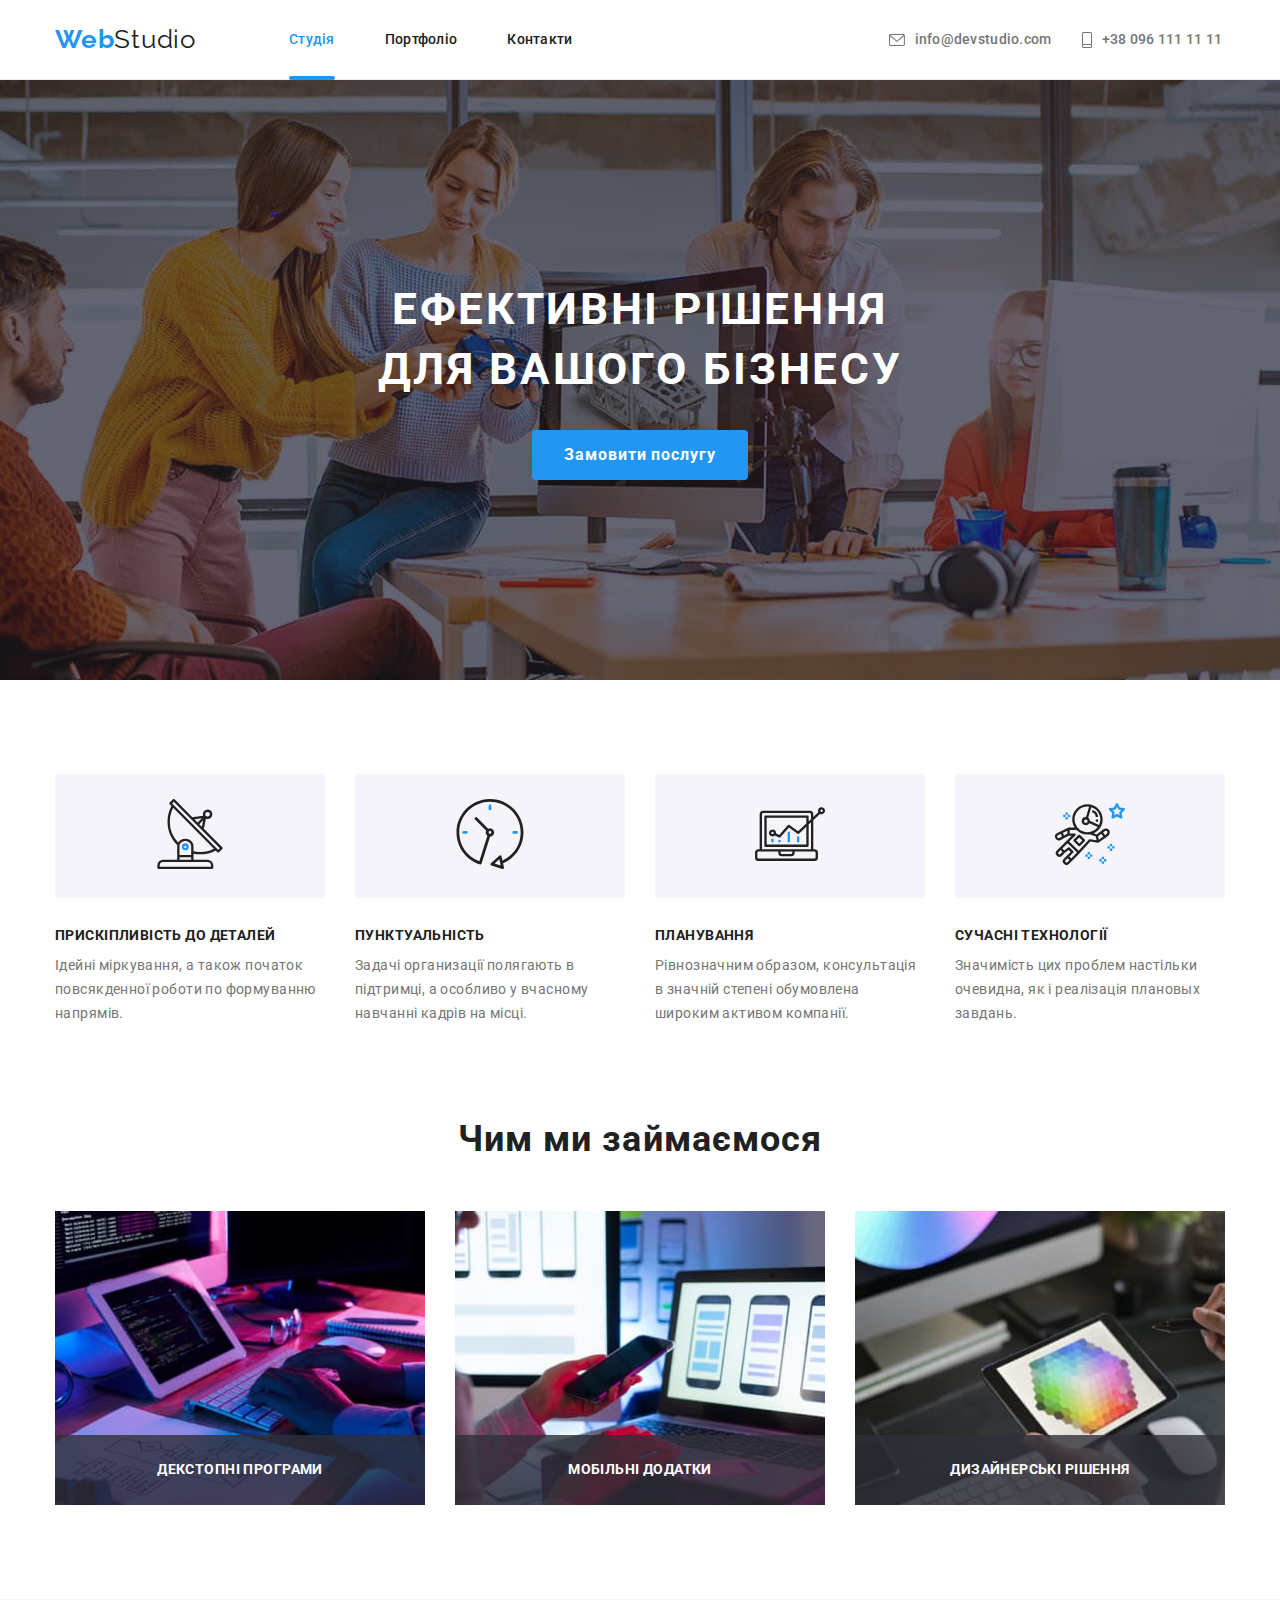
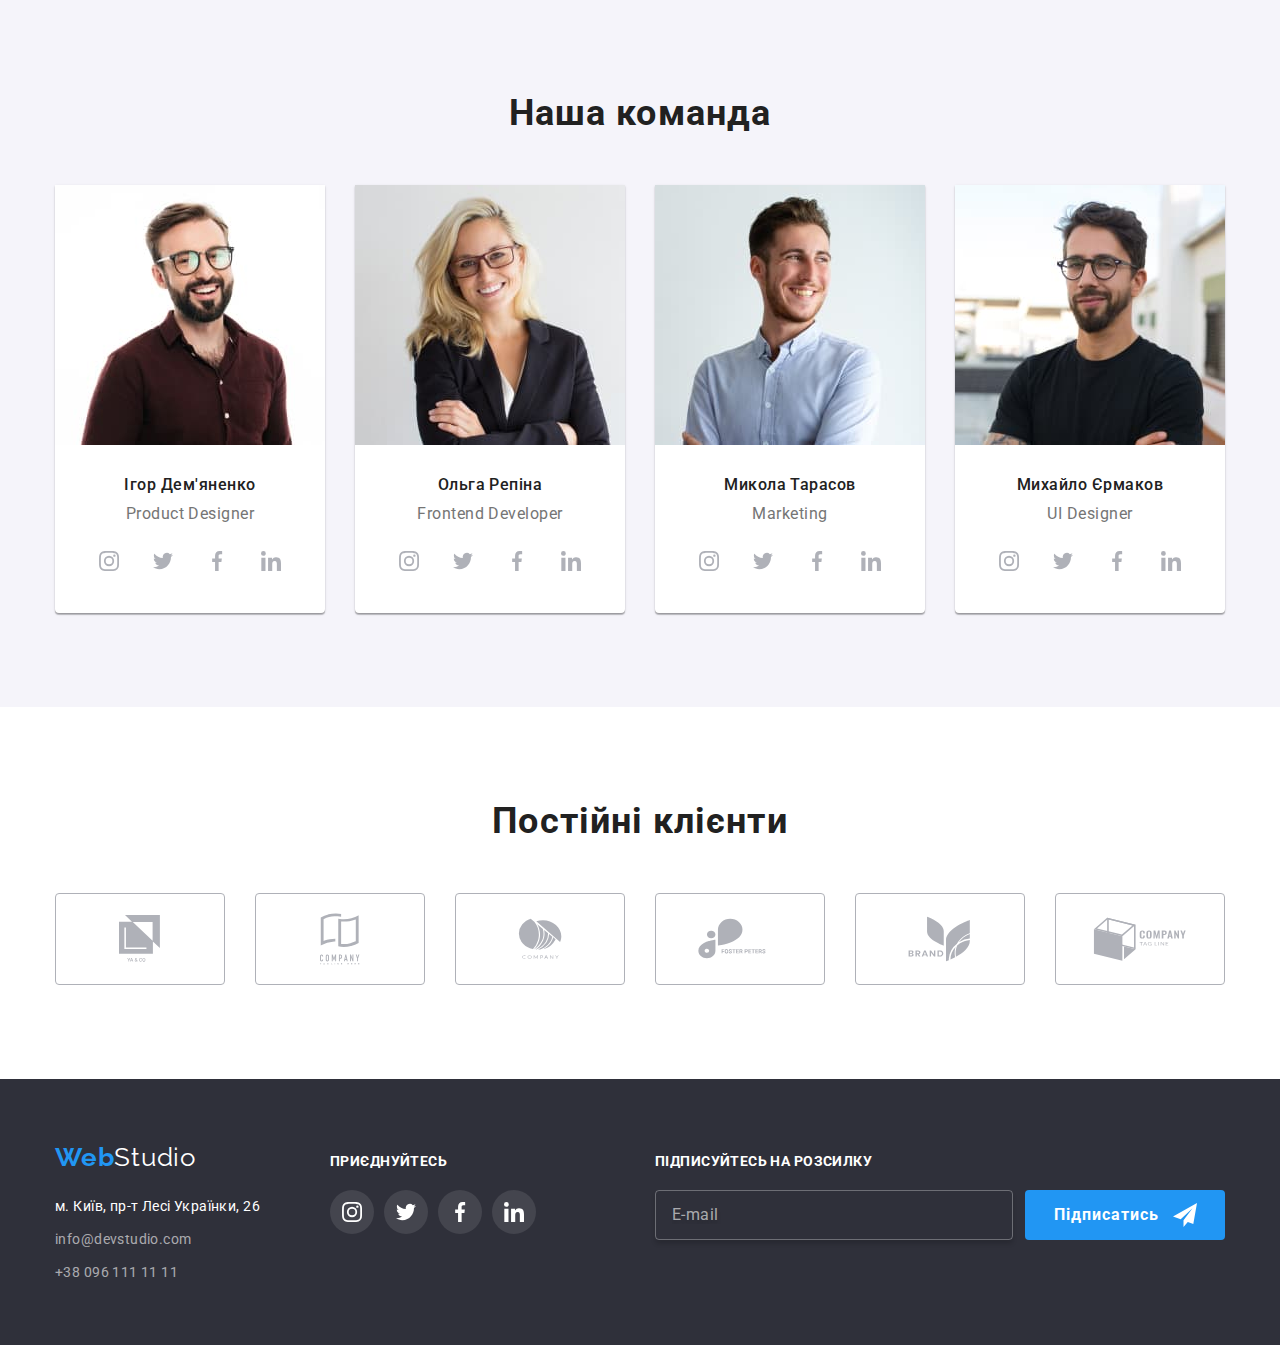
<file: index.html>
<!doctype html>
<html lang="uk-UA">
    <head>
        <meta charset="UTF-8">
        <meta name="viewport" content="width=device-width, initial-scale=1.0">
        <meta http-equiv="X-UA-Compatible" content="ie=edge">
        <title>Головна</title>
        <!--Імпорт шрифтів в HTML5-->
        <link rel="preconnect" href="https://fonts.googleapis.com">
        <link rel="preconnect" href="https://fonts.gstatic.com" crossorigin>
        <link href="https://fonts.googleapis.com/css2?family=Raleway:wght@700&family=Roboto:wght@400;500;700;900&display=swap"
              rel="stylesheet">
        <!--Імпорт зображення на шапку сайту-->
        <link rel="icon" href="./images/goit.png" type="image/png">
        <!--Підключення стилів-->
        <link rel="stylesheet" href="https://cdnjs.cloudflare.com/ajax/libs/modern-normalize/1.1.0/modern-normalize.min.css">
        <link rel="stylesheet" href="./css/main.min.css" type="text/css">
        <!-- <link rel="stylesheet" href="./styles/styles.css" type="text/css"> -->
    </head>
    <!--ДЗ №8 goit-markup-hw-08-->

    <body class="body-general" data-body>

        <!--Хедер-->
        <header class="header">
            <!--Контейнер контенту - ширина 1200px-->
            <div class="container">
                <!--Обгортка для хедеру-->
                <div class="header__wrraper">

                    <!--Логотип-->
                    <a class="logo" href="./"><span class="logo__prefix">Web</span>Studio</a>

                    <!--Кнопка випадаючого меню-->
                    <button class="button-menu" type="button" data-menu-button>
                        <svg class="button-menu__image" width="40px" height="40px" 
                                aria-label="Перемикач мобільного меню" 
                                aria-expanded="false" 
                                aria-controls="mobile-menu" 
                                role="button">
                            <use class="button-menu__icon-open" href="./images/icons.svg#menu"></use>
                            <use class="button-menu__icon-close" href="./images/icons.svg#menu-close"></use>
                        </svg>
                    </button>

                    <!--Випадаюче мобільне меню-->
                    <div class="mobile-menu" id="mobile-menu" data-menu>
                    
                        <!--Блок навігації-->
                        <nav class="mobile-navigation">
                        
                            <!--Навігація-->
                            <ul class="mobile-navigation__list">
                                <li class="mobile-navigation__item">
                                    <a class="mobile-navigation__link current" href="./">Студія</a>
                                </li>
                                <li class="mobile-navigation__item">
                                    <a class="mobile-navigation__link" href="./portfolio.html">Портфоліо</a>
                                </li>
                                <li class="mobile-navigation__item">
                                    <a class="mobile-navigation__link" href="#">Контакти</a>
                                </li>
                            </ul>

                        </nav>
                        
                        <!--Контактна інформація-->

                        <!--Контакти-->
                        <ul class="mobile-navigation__list mobile-navigation__list--contacts">
                            <li class="mobile-navigation__item">
                                <a class="mobile-navigation__link mobile-navigation__link--email" href="mailto:info@devstudio.com">
                                    <svg class="mobile-navigation__link-icon" width="10px" height="16px">
                                        <use href="./images/icons.svg#envelope"></use>
                                    </svg>
                                    info@devstudio.com</a>
                            </li>
                            <li class="mobile-navigation__item">
                                <a class="mobile-navigation__link mobile-navigation__link--number" href="tel:380961111111">
                                    <svg class="mobile-navigation__link-icon" width="16px" height="12px">
                                        <use href="./images/icons.svg#smartphone"></use>
                                    </svg>
                                    +38 096 111 11 11</a>
                            </li>
                        </ul>
                        
                        <!--Соціальні мережі-->
                        <ul class="mobile-navigation__social-list">
                            <li class="mobile-navigation__social-item">
                                <a class="mobile-navigation__social-link" href="#">
                                    Instagram
                                </a>
                            </li>
                            <li class="mobile-navigation__social-item">
                                <a class="mobile-navigation__social-link" href="#">
                                    Twitter
                                </a>
                            </li>
                            <li class="mobile-navigation__social-item">
                                <a class="mobile-navigation__social-link" href="#">
                                    Facebook
                                </a>
                            </li>
                            <li class="mobile-navigation__social-item">
                                <a class="mobile-navigation__social-link" href="#">
                                    Linkedin
                                </a>
                            </li>
                        </ul>

                    </div>

                </div>
            </div>
        </header>

        <!--Контент-->
        <main class="main-content">

            <!--Замовлення-->
            <section class="section section-order">
                <!--Контейнер контенту - ширина 1200px-->
                <div class="container">

                    <h1 class="title-order">Ефективні рішення для вашого бізнесу</h1>

                    <button class="button" type="button" data-modal-open>Замовити послугу</button>

                </div>
            </section>

            <!--Про нас-->
            <section class="section">
                <!--Контейнер контенту - ширина 1200px-->
                <div class="container">

                    <div class="about">

                        <!--Заголовок для секції-->
                        <h2 class="hidden">Цей заголовок схований</h2>

                        <!--Наші цілі-->
                        <ul class="box-list">
                            <li class="box-list__item about-item">
                                <div class="about-item__box">
                                    <svg class="about-item__image" width="70px" height="70px">
                                        <use href="./images/icons.svg#antenna"></use>
                                    </svg>
                                </div>
                                <h3 class="about-item__title">Прискіпливість до деталей</h3>
                                <p class="about-item__text">
                                    Ідейні міркування, а також початок повсякденної роботи по формуванню напрямів.
                                </p>
                            </li>
                            <li class="box-list__item about-item">
                                <div class="about-item__box">
                                    <svg class="about-item__image" width="70px" height="70px">
                                        <use href="./images/icons.svg#clock"></use>
                                    </svg>
                                </div>
                                <h3 class="about-item__title">Пунктуальність</h3>
                                <p class="about-item__text">
                                    Задачі организації полягають в підтримці, а особливо у вчасному навчанні кадрів на місці.
                                </p>
                            </li>
                            <li class="box-list__item about-item">
                                <div class="about-item__box">
                                    <svg class="about-item__image" width="70px" height="70px">
                                        <use href="./images/icons.svg#diagram"></use>
                                    </svg>
                                </div>
                                <h3 class="about-item__title">Планування</h3>
                                <p class="about-item__text">
                                    Рівнозначним образом, консультація в значній степені обумовлена широким активом компанії.
                                </p>
                            </li>
                            <li class="box-list__item about-item">
                                <div class="about-item__box">
                                    <svg class="about-item__image" width="70px" height="70px">
                                        <use href="./images/icons.svg#astronaut"></use>
                                    </svg>
                                </div>
                                <h3 class="about-item__title">Сучасні технології</h3>
                                <p class="about-item__text">
                                    Значимість цих проблем настільки очевидна, як і реалізація плановых завдань.
                                </p>
                            </li>
                        </ul>

                    </div>

                </div>
            </section>

            <!--Чим ми займаємося-->
            <section class="section section-our-work">
                <!--Контейнер контенту - ширина 1200px-->
                <div class="container">

                    <!--Заголовок для секції-->
                    <h2 class="title-section">Чим ми займаємося</h2>

                    <!--Наше покликання-->
                    <ul class="box-list">
                        <li class="box-list__item work-item">
                            <img class="box-image" 
                                srcset="./images/work/image1(1x)_370.jpg 1x, 
                                        ./images/work/image1(2x)_740.jpg 2x" 
                                src="./images/work/image1(1x)_370.jpg" alt="Друк коду на клавіатурі" 
                                width="370" title="Втілюємо ваші мрії">
                            <h3 class="work-item__category">Декстопні програми</h3>
                        </li>
                        <li class="box-list__item work-item">
                            <img class="box-image" 
                                srcset="./images/work/image2(1x)_370.jpg 1x, 
                                        ./images/work/image2(2x)_740.jpg 2x" 
                                src="./images/work/image2(1x)_370.jpg" alt="Звірка дизайну сторінки на смартфоні" 
                                width="370" title="Підтримуємо вас на вашому шляху">
                            <h3 class="work-item__category">Мобільні додатки</h3>
                        </li>
                        <li class="box-list__item work-item">
                            <img class="box-image" 
                                srcset="./images/work/image3(1x)_370.jpg 1x, 
                                        ./images/work/image3(2x)_740.jpg 2x"  
                                src="./images/work/image3(1x)_370.jpg" alt="Вибір палітри кольорів на планшеті" 
                                width="370" title="Формуємо стратегію вашого успіху">
                            <h3 class="work-item__category">Дизайнерські рішення</h3>
                        </li>
                    </ul>

                </div>
            </section>

            <!--Наша команда-->
            <section class="section section-team">
                <!--Контейнер контенту - ширина 1200px-->
                <div class="container">

                    <!--Заголовок для секції-->
                    <h2 class="title-section">Наша команда</h2>

                    <!--Кадровий апарат-->
                    <ul class="box-list">

                        <li class="box-list__item team-item">
                            <picture>
                                <source media="(max-width: 767px)" 
                                    srcset="./images/team/photomobile1(1x)_450.jpg 1x, 
                                            ./images/team/photomobile1(2x)_900.jpg 2x">
                                <source media="(min-width: 768px) and (max-width: 1199px)" 
                                    srcset="./images/team/photo1(1x)_354.jpg 1x, 
                                            ./images/team/photo1(2x)_708.jpg 2x">
                                <source media="(min-width: 1200px)" 
                                    srcset="./images/team/photo1(1x)_270.jpg 1x, 
                                            ./images/team/photo1(2x)_540.jpg 2x">
                                <img class="box-image" src="./images/team/photomobile1(1x)_450.jpg" 
                                    width="450" alt="Фото Ігор Дем'яненко" title="Ігор Дем'яненко">
                            </picture>
                            <h3 class="team-item__name">Ігор Дем'яненко</h3>
                            <p class="team-item__name team-item__name--job">Product Designer</p>

                            <!--Соціальці мережі-->
                            <ul class="social-list">
                                <li class="social-list__item">
                                    <a class="social-list__link" href="#">
                                        <svg class="social-list__image" width="20px" height="20px">
                                            <use href="./images/icons.svg#instagram"></use>
                                        </svg>
                                    </a>
                                </li>
                                <li class="social-list__item">
                                    <a class="social-list__link" href="#">
                                        <svg class="social-list__image" width="20px" height="20px">
                                            <use href="./images/icons.svg#twitter"></use>
                                        </svg>
                                    </a>
                                </li>
                                <li class="social-list__item">
                                    <a class="social-list__link" href="#">
                                        <svg class="social-list__image" width="20px" height="20px">
                                            <use href="./images/icons.svg#facebook"></use>
                                        </svg>
                                    </a>
                                </li>
                                <li class="social-list__item">
                                    <a class="social-list__link" href="#">
                                        <svg class="social-list__image" width="20px" height="20px">
                                            <use href="./images/icons.svg#linkedin"></use>
                                        </svg>
                                    </a>
                                </li>
                            </ul>
                        </li>

                        <li class="box-list__item team-item">
                            <picture>
                                <source media="(max-width: 767px)" 
                                    srcset="./images/team/photomobile2(1x)_450.jpg 1x, 
                                            ./images/team/photomobile2(2x)_900.jpg 2x">
                                <source media="(min-width: 768px) and (max-width: 1199px)" 
                                    srcset="./images/team/photo2(1x)_354.jpg 1x, 
                                            ./images/team/photo2(2x)_708.jpg 2x">
                                <source media="(min-width: 1200px)" 
                                    srcset="./images/team/photo2(1x)_270.jpg 1x, 
                                            ./images/team/photo2(2x)_540.jpg 2x">
                                <img class="box-image" src="./images/team/photomobile2(1x)_450.jpg" 
                                    width="450" alt="Фото Ольга Репіна" title="Ольга Репіна">
                            </picture>
                            <h3 class="team-item__name">Ольга Репіна</h3>
                            <p class="team-item__name team-item__name--job">Frontend Developer</p>

                            <!--Соціальці мережі-->
                            <ul class="social-list">
                                <li class="social-list__item">
                                    <a class="social-list__link" href="#">
                                        <svg class="social-list__image" width="20px" height="20px">
                                            <use href="./images/icons.svg#instagram"></use>
                                        </svg>
                                    </a>
                                </li>
                                <li class="social-list__item">
                                    <a class="social-list__link" href="#">
                                        <svg class="social-list__image" width="20px" height="20px">
                                            <use href="./images/icons.svg#twitter"></use>
                                        </svg>
                                    </a>
                                </li>
                                <li class="social-list__item">
                                    <a class="social-list__link" href="#">
                                        <svg class="social-list__image" width="20px" height="20px">
                                            <use href="./images/icons.svg#facebook"></use>
                                        </svg>
                                    </a>
                                </li>
                                <li class="social-list__item">
                                    <a class="social-list__link" href="#">
                                        <svg class="social-list__image" width="20px" height="20px">
                                            <use href="./images/icons.svg#linkedin"></use>
                                        </svg>
                                    </a>
                                </li>
                            </ul>
                        </li>

                        <li class="box-list__item team-item">
                            <picture>
                                <source media="(max-width: 767px)" 
                                    srcset="./images/team/photomobile3(1x)_450.jpg 1x, 
                                            ./images/team/photomobile3(2x)_900.jpg 2x">
                                <source media="(min-width: 768px) and (max-width: 1199px)" 
                                    srcset="./images/team/photo3(1x)_354.jpg 1x, 
                                            ./images/team/photo3(2x)_708.jpg 2x">
                                <source media="(min-width: 1200px)" 
                                    srcset="./images/team/photo3(1x)_270.jpg 1x, 
                                            ./images/team/photo3(2x)_540.jpg 2x">
                                <img class="box-image" src="./images/team/photomobile3(1x)_450.jpg" 
                                    width="450" alt="Фото Микола Тарасов" title="Микола Тарасов">
                            </picture>
                            <h3 class="team-item__name">Микола Тарасов</h3>
                            <p class="team-item__name team-item__name--job">Marketing</p>

                            <!--Соціальці мережі-->
                            <ul class="social-list">
                                <li class="social-list__item">
                                    <a class="social-list__link" href="#">
                                        <svg class="social-list__image" width="20px" height="20px">
                                            <use href="./images/icons.svg#instagram"></use>
                                        </svg>
                                    </a>
                                </li>
                                <li class="social-list__item">
                                    <a class="social-list__link" href="#">
                                        <svg class="social-list__image" width="20px" height="20px">
                                            <use href="./images/icons.svg#twitter"></use>
                                        </svg>
                                    </a>
                                </li>
                                <li class="social-list__item">
                                    <a class="social-list__link" href="#">
                                        <svg class="social-list__image" width="20px" height="20px">
                                            <use href="./images/icons.svg#facebook"></use>
                                        </svg>
                                    </a>
                                </li>
                                <li class="social-list__item">
                                    <a class="social-list__link" href="#">
                                        <svg class="social-list__image" width="20px" height="20px">
                                            <use href="./images/icons.svg#linkedin"></use>
                                        </svg>
                                    </a>
                                </li>
                            </ul>
                        </li>

                        <li class="box-list__item team-item">
                            <picture>
                                <source media="(max-width: 767px)" 
                                    srcset="./images/team/photomobile4(1x)_450.jpg 1x, 
                                            ./images/team/photomobile4(2x)_900.jpg 2x">
                                <source media="(min-width: 768px) and (max-width: 1199px)" 
                                    srcset="./images/team/photo4(1x)_354.jpg 1x, 
                                            ./images/team/photo4(2x)_708.jpg 2x">
                                <source media="(min-width: 1200px)" 
                                    srcset="./images/team/photo4(1x)_270.jpg 1x, 
                                            ./images/team/photo4(2x)_540.jpg 2x">
                                <img class="box-image" src="./images/team/photomobile4(1x)_450.jpg" 
                                    width="450" alt="Фото Михайло Єрмаков" title="Михайло Єрмаков">
                            </picture>
                            <h3 class="team-item__name">Михайло Єрмаков</h3>
                            <p class="team-item__name team-item__name--job">UI Designer</p>

                            <!--Соціальці мережі-->
                            <ul class="social-list">
                                <li class="social-list__item">
                                    <a class="social-list__link" href="#">
                                        <svg class="social-list__image" width="20px" height="20px">
                                            <use href="./images/icons.svg#instagram"></use>
                                        </svg>
                                    </a>
                                </li>
                                <li class="social-list__item">
                                    <a class="social-list__link" href="#">
                                        <svg class="social-list__image" width="20px" height="20px">
                                            <use href="./images/icons.svg#twitter"></use>
                                        </svg>
                                    </a>
                                </li>
                                <li class="social-list__item">
                                    <a class="social-list__link" href="#">
                                        <svg class="social-list__image" width="20px" height="20px">
                                            <use href="./images/icons.svg#facebook"></use>
                                        </svg>
                                    </a>
                                </li>
                                <li class="social-list__item">
                                    <a class="social-list__link" href="#">
                                        <svg class="social-list__image" width="20px" height="20px">
                                            <use href="./images/icons.svg#linkedin"></use>
                                        </svg>
                                    </a>
                                </li>
                            </ul>
                        </li>

                    </ul>

                </div>
            </section>

            <!--Клієнти-->
            <section class="section">
                <!--Контейнер контенту - ширина 1200px-->
                <div class="container">

                    <!--Заголовок для секції-->
                    <h2 class="title-section">Постійні клієнти</h2>

                    <!--Клієнтура-->
                    <ul class="box-list">
                        <li class="client-item">
                            <a class="client-item__link" href="#">
                                <svg class="client-item__logo" width="41px" height="47px">
                                    <use href="./images/icons.svg#yaco"></use>
                                </svg>
                            </a>
                        </li>
                        <li class="client-item">
                            <a class="client-item__link" href="#">
                                <svg class="client-item__logo" width="40px" height="52px">
                                    <use href="./images/icons.svg#companytaglinehere"></use>
                                </svg>
                            </a>
                        </li>
                        <li class="client-item">
                            <a class="client-item__link" href="#">
                                <svg class="client-item__logo" width="44px" height="41px">
                                    <use href="./images/icons.svg#company"></use>
                                </svg>
                            </a>
                        </li>
                        <li class="client-item">
                            <a class="client-item__link" href="#">
                                <svg class="client-item__logo" width="84px" height="41px">
                                    <use href="./images/icons.svg#fosterpeters"></use>
                                </svg>
                            </a>
                        </li>
                        <li class="client-item">
                            <a class="client-item__link" href="#">
                                <svg class="client-item__logo" width="63px" height="46px">
                                    <use href="./images/icons.svg#brand"></use>
                                </svg>
                            </a>
                        </li>
                        <li class="client-item">
                            <a class="client-item__link" href="#">
                                <svg class="client-item__logo" width="94px" height="44px">
                                    <use href="./images/icons.svg#companytagline"></use>
                                </svg>
                            </a>
                        </li>
                    </ul>

                </div>
            </section>

        </main>

        <!--Футер-->
        <footer class="footer">
            <!--Контейнер контенту - ширина 1200px-->
            <div class="container">
                <!--Обгортка для футера-->
                <div class="footer__wrraper">

                    <!--Блок для логотипу та адреси футера-->
                    <div class="footer__contact">

                        <!--Логотип футера-->
                        <a class="logo footer__logo" href="./"><span class="logo__prefix">Web</span>Studio</a>

                        <!--Адреса футера-->
                        <address class="footer__address">
                            <ul class="footer__address-list">
                                <li class="footer__address-item">
                                    <a class="footer__address-link" href="https://bit.ly/3pXMvUd" target="_blank" 
                                        rel="noopener noreferrer">м. Київ, пр-т Лесі Українки, 26</a>
                                </li>
                                <li class="footer__address-item">
                                    <a class="footer__contact-link" href="mailto:info@devstudio.com">info@devstudio.com</a>
                                </li>
                                <li class="footer__address-item">
                                    <a class="footer__contact-link" href="tel:380961111111">+38 096 111 11 11</a>
                                </li>
                            </ul>
                        </address>

                    </div>

                    <!--Приєднуйтесь-->
                    <div class="footer__join">

                        <h3 class="title-footer">Приєднуйтесь</h3>

                        <!--Приєднуйтесь - Соціальці мережі-->
                        <ul class="social-list">
                            <li class="social-list__item">
                                <a class="social-list__link social-list__link--dark" href="#">
                                    <svg class="social-list__image" width="20px" height="20px">
                                        <use href="./images/icons.svg#instagram"></use>
                                    </svg>
                                </a>
                            </li>
                            <li class="social-list__item">
                                <a class="social-list__link social-list__link--dark" href="#">
                                    <svg class="social-list__image" width="20px" height="20px">
                                        <use href="./images/icons.svg#twitter"></use>
                                    </svg>
                                </a>
                            </li>
                            <li class="social-list__item">
                                <a class="social-list__link social-list__link--dark" href="#">
                                    <svg class="social-list__image" width="20px" height="20px">
                                        <use href="./images/icons.svg#facebook"></use>
                                    </svg>
                                </a>
                            </li>
                            <li class="social-list__item">
                                <a class="social-list__link social-list__link--dark" href="#">
                                    <svg class="social-list__image" width="20px" height="20px">
                                        <use href="./images/icons.svg#linkedin"></use>
                                    </svg>
                                </a>
                            </li>
                        </ul>

                    </div>

                    <!--Підписуйтесь на розсилку-->
                    <div class="footer__subscription">

                        <h3 class="title-footer">Підписуйтесь на розсилку</h3>

                        <!--Форма на розсилку-->
                        <form class="footer__form" action="#" method="post">
                            <label class="hidden" for="subscription-email">Введіть email:</label>
                            <input class="footer__subscription-input-email" type="email" name="subscription-email" id="subscription-email" placeholder="E-mail" required>
                            <button class="button footer__subscription-button" type="submit">Підписатись
                                <svg class="footer__subscription-button-image" width="24px" height="24px">
                                    <use href="./images/icons.svg#send"></use>
                                </svg>
                            </button>

                        </form>

                    </div>

                </div>
            </div>
        </footer>

        <!--Бекдроп-->
        <div class="backdrop is-hidden" data-modal>

            <!--Модальне вікно-->
            <div class="modal-box" data-box>

                <!--Кнопка закриття модального вікна-->
                <button class="button-close" title="Закрити" data-modal-close>
                    <svg class="button-close__image" width="11px" height="11px">
                        <use href="./images/icons.svg#close"></use>
                    </svg>
                </button>

                <h2 class="title-modal">Залишіть свої дані, ми вам перезвонимо</h2>

                <!--Форма модального вікна-->
                <form class="modal-form" id="modal-form" action="#" method="post" autocomplete="off">

                    <label class="modal-form__label" for="modal-name">Ім'я</label>
                    <div class="modal-form__input-box">
                        <input class="modal-form__input-name" type="text" id="modal-name" name="user-name" required>
                        <svg class="modal-form__input-image" width="12px" height="12px">
                            <use href="./images/icons.svg#person"></use>
                        </svg>
                    </div>

                    <label class="modal-form__label" for="modal-phone">Телефон</label>
                    <div class="modal-form__input-box">
                        <input class="modal-form__input-phone" type="tel" id="modal-phone" name="user-phone" required>
                        <svg class="modal-form__input-image" width="14px" height="14px">
                            <use href="./images/icons.svg#phone"></use>
                        </svg>
                    </div>

                    <label class="modal-form__label" for="modal-email">Пошта</label>
                    <div class="modal-form__input-box">
                        <input class="modal-form__input-email" type="email" id="modal-email" name="user-email" required autocomplete="on">
                        <svg class="modal-form__input-image" width="16px" height="12px">
                            <use href="./images/icons.svg#email"></use>
                        </svg>
                    </div>

                    <label class="modal-form__label" for="modal-comment">Коментарі</label>
                    <textarea class="modal-form__input-comment modal-form__input-comment--textarea" id="modal-comment" name="user-comment" placeholder="Введіть текст"></textarea>

                    <label class="modal-form__label-box" for="modal-conditions">

                        <input class="modal-form__input-conditions" type="checkbox" id="modal-conditions" value="conditions" name="user-conditions">
                        
                        <span class="modal-form__box-conditions"></span>

                        <svg class="modal-form__image-conditions" width="13px" height="10px">
                            <use href="./images/icons.svg#check"></use>
                        </svg>
                        
                        <span class="modal-form__label-conditions" >Погоджуюсь із розсилкою та приймаю 
                        
                            <a class="modal-form__link-conditions" href="#">Умови договору</a>

                        </span>

                    </label>

                    <button class="button modal-form__button" type="submit" name="form-modal-button">Відправити</button>

                </form>

            </div>

        </div>

        <script src="./js/modal.js"></script>

        <script src="./js/mobile-menu.js"></script>

    </body>

</html>
</file>
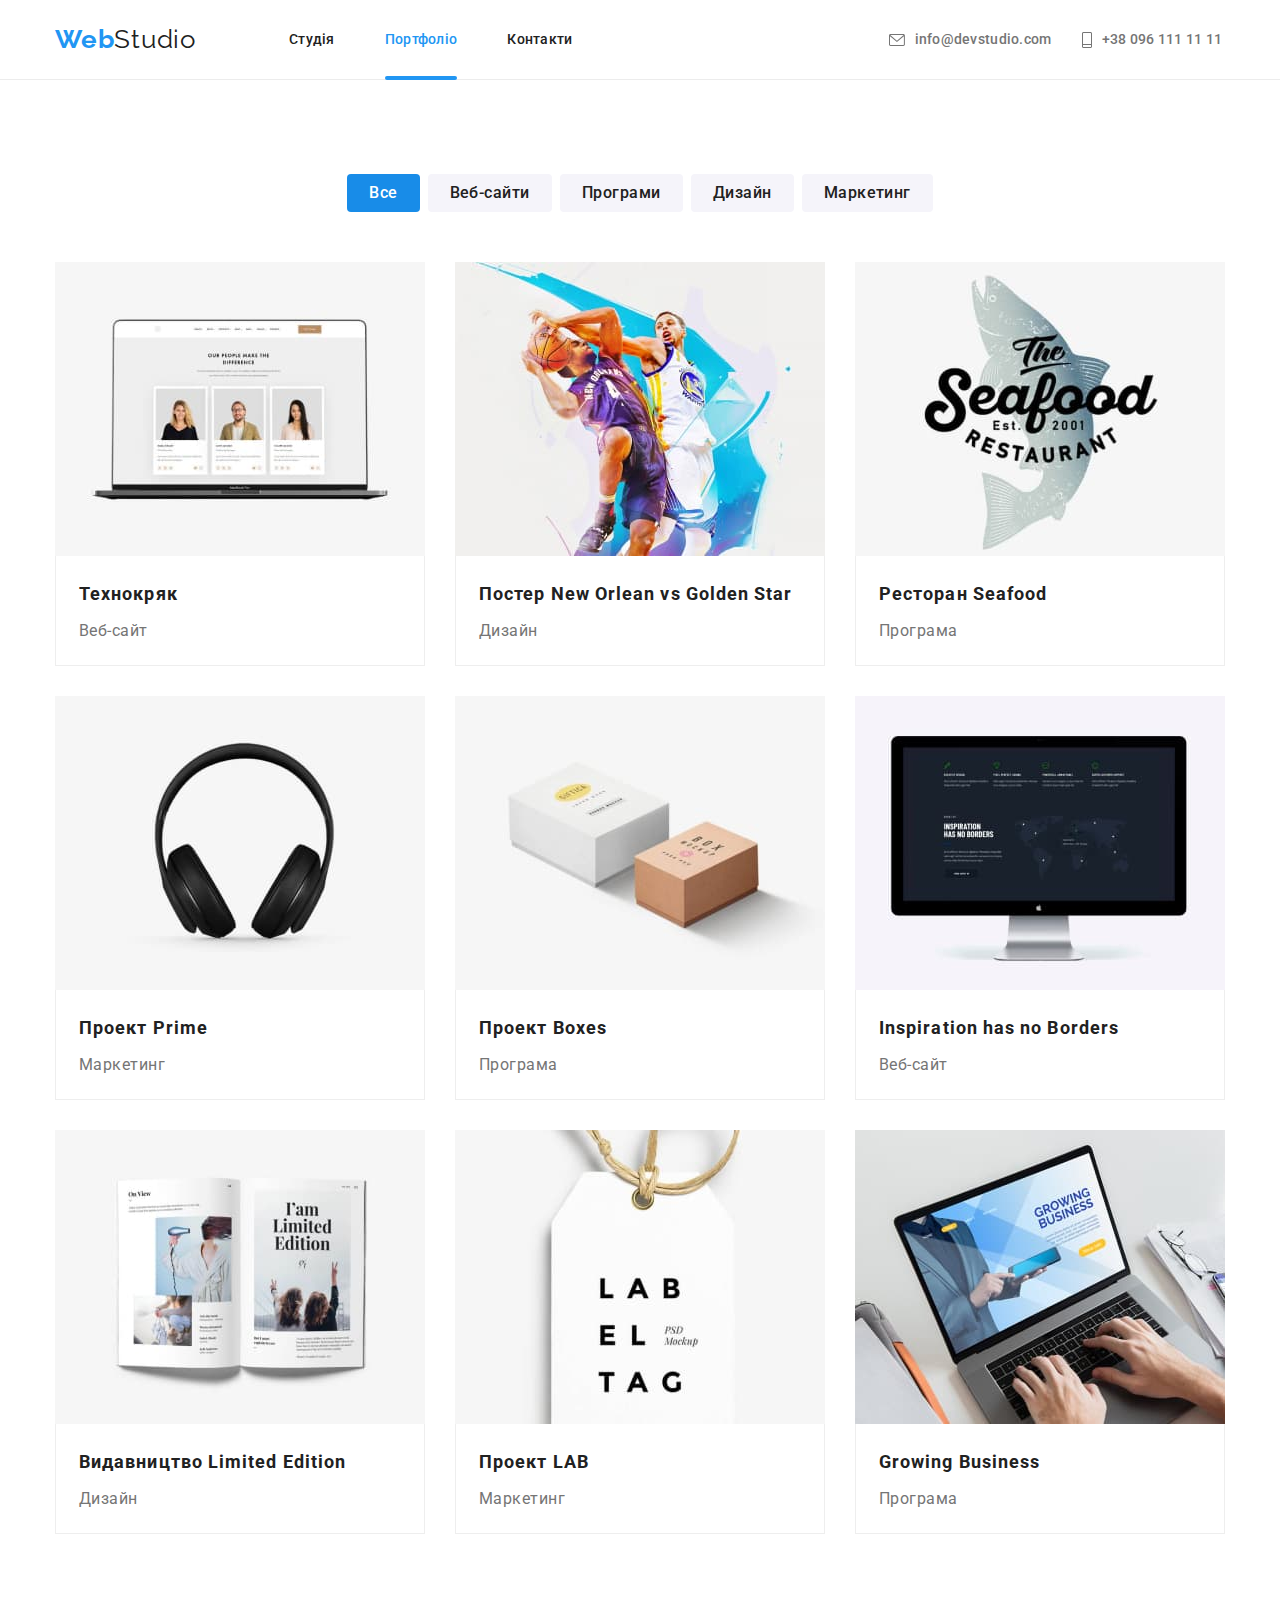
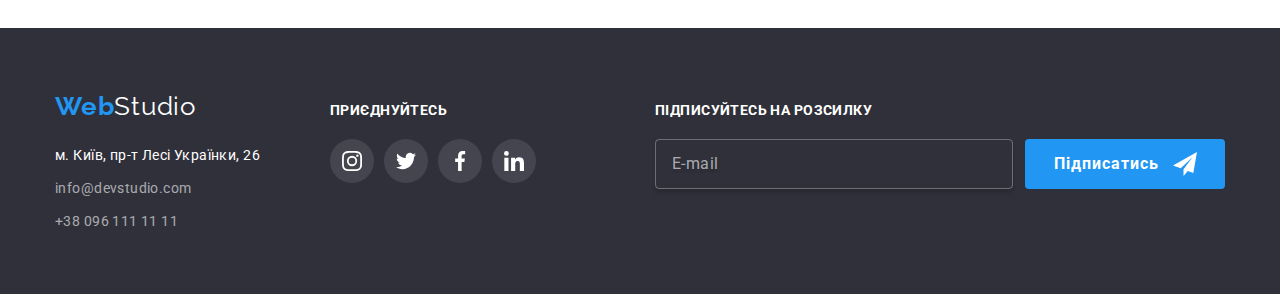
<file: portfolio.html>
<!doctype html>
<html lang="uk-UA">
    <head>
        <meta charset="UTF-8">
        <meta name="viewport" content="width=device-width, initial-scale=1.0">
        <meta http-equiv="X-UA-Compatible" content="ie=edge">
        <title>Портфоліо</title>
        <!--Імпорт шрифтів в HTML5-->
        <link rel="preconnect" href="https://fonts.googleapis.com">
        <link rel="preconnect" href="https://fonts.gstatic.com" crossorigin>
        <link href="https://fonts.googleapis.com/css2?family=Raleway:wght@700&family=Roboto:wght@400;500;700;900&display=swap"
              rel="stylesheet">
        <!--Імпорт зображення на шапку сайту-->
        <link rel="icon" href="./images/goit.png" type="image/png">
        <!--Підключення стилів-->
        <link rel="stylesheet" href="https://cdnjs.cloudflare.com/ajax/libs/modern-normalize/1.1.0/modern-normalize.min.css">
        <link rel="stylesheet" href="./css/main.min.css" type="text/css">
        <!-- <link rel="stylesheet" href="./styles/styles.css" type="text/css"> -->
    </head>
    <!--ДЗ №8 goit-markup-hw-08-->
    
    <body class="body-general" data-body>
    
        <!--Хедер-->
        <header class="header">
            <!--Контейнер контенту - ширина 1200px-->
            <div class="container">
                <!--Обгортка для хедеру-->
                <div class="header__wrraper">
    
                    <!--Логотип-->
                    <a class="logo" href="./"><span class="logo__prefix">Web</span>Studio</a>
                    
                    <!--Кнопка випадаючого меню-->
                    <button class="button-menu" type="button" data-menu-button>
                        <svg class="button-menu__image" width="40px" height="40px" 
                                aria-label="Перемикач мобільного меню" 
                                aria-expanded="false" 
                                aria-controls="mobile-menu" 
                                role="button">
                            <use class="button-menu__icon-open" href="./images/icons.svg#menu"></use>
                            <use class="button-menu__icon-close" href="./images/icons.svg#menu-close"></use>
                        </svg>
                    </button>
    
                    <!--Випадаюче мобільне меню-->
                    <div class="mobile-menu" id="mobile-menu" data-menu>

                        <!--Блок навігації-->
                        <nav class="mobile-navigation">
                        
                            <!--Навігація-->
                            <ul class="mobile-navigation__list">
                                <li class="mobile-navigation__item">
                                    <a class="mobile-navigation__link" href="./">Студія</a>
                                </li>
                                <li class="mobile-navigation__item">
                                    <a class="mobile-navigation__link current" href="./portfolio.html">Портфоліо</a>
                                </li>
                                <li class="mobile-navigation__item">
                                    <a class="mobile-navigation__link" href="#">Контакти</a>
                                </li>
                            </ul>
                        
                        </nav>
                        
                        <!--Контактна інформація-->
                        
                        <!--Контакти-->
                        <ul class="mobile-navigation__list mobile-navigation__list--contacts">
                            <li class="mobile-navigation__item">
                                <a class="mobile-navigation__link mobile-navigation__link--email" href="mailto:info@devstudio.com">
                                    <svg class="mobile-navigation__link-icon" width="10px" height="16px">
                                        <use href="./images/icons.svg#envelope"></use>
                                    </svg>
                                    info@devstudio.com</a>
                            </li>
                            <li class="mobile-navigation__item">
                                <a class="mobile-navigation__link mobile-navigation__link--number" href="tel:380961111111">
                                    <svg class="mobile-navigation__link-icon" width="16px" height="12px">
                                        <use href="./images/icons.svg#smartphone"></use>
                                    </svg>
                                    +38 096 111 11 11</a>
                            </li>
                        </ul>
                        
                        <!--Соціальні мережі-->
                        <ul class="mobile-navigation__social-list">
                            <li class="mobile-navigation__social-item">
                                <a class="mobile-navigation__social-link" href="#">
                                    Instagram
                                </a>
                            </li>
                            <li class="mobile-navigation__social-item">
                                <a class="mobile-navigation__social-link" href="#">
                                    Twitter
                                </a>
                            </li>
                            <li class="mobile-navigation__social-item">
                                <a class="mobile-navigation__social-link" href="#">
                                    Facebook
                                </a>
                            </li>
                            <li class="mobile-navigation__social-item">
                                <a class="mobile-navigation__social-link" href="#">
                                    Linkedin
                                </a>
                            </li>
                        </ul>
                        
                    </div>
    
                </div>
            </div>
        </header>

        <!--Контент-->
        <main class="main-content">

            <!--Секція постерів-->
            <section class="section">
                <!--Контейнер контенту - ширина 1200px-->
                <div class="container">

                    <!--Заголовок для секції-->
                    <h1 class="hidden">Цей заголовок схований</h1>

                    <!--Фільтр-->
                    <ul class="filter-list">
                        <li class="filter-list__item">
                            <button class="button filter-list__button cheсked" type="button">Все</button>
                        </li>
                        <li class="filter-list__item">
                            <button class="button filter-list__button" type="button">Веб-сайти</button>
                        </li>
                        <li class="filter-list__item">
                            <button class="button filter-list__button" type="button">Програми</button>
                        </li>
                        <li class="filter-list__item">
                            <button class="button filter-list__button" type="button">Дизайн</button>
                        </li>
                        <li class="filter-list__item">
                            <button class="button filter-list__button" type="button">Маркетинг</button>
                        </li>
                    </ul>

                    <!--Постери-->
                    <ul class="box-list">
                        <li class="box-list__item poster-item">
                            <div class="poster-item__overlay">
                                <picture>
                                    <source media="(max-width: 767px)" 
                                        srcset="./images/portfolio/postermobile1(1x)_450.jpg 1x, 
                                                ./images/portfolio/postermobile1(2x)_900.jpg 2x">
                                    <source media="(min-width: 768px) and (max-width: 1199px)" 
                                        srcset="./images/portfolio/poster1(1x)_354.jpg 1x, 
                                                ./images/portfolio/poster1(2x)_708.jpg 2x">
                                    <source media="(min-width: 1200px)" 
                                        srcset="./images/portfolio/poster1(1x)_370.jpg 1x, 
                                                ./images/portfolio/poster1(2x)_740.jpg 2x">
                                    <img class="box-image" src="./images/portfolio/postermobile1(1x)_450.jpg"
                                        width="450" alt="Технокряк" title="Технокряк">
                                </picture>
                                <p class="poster-item__title">Ресурс пропонує комплексні пропозиції з різним рівнем функціоналу
                                    та сервісів. Все це дозволить відвідувачу отримати вичерпні відомості про компанію або
                                    приватну особу.</p>
                            </div>
                            <div class="poster-item__label">
                                <h3 class="poster-item__name">Технокряк</h3>
                                <p class="poster-item__category">Веб-сайт</p>
                            </div>
                        </li>
                        <li class="box-list__item poster-item">
                            <div class="poster-item__overlay">
                                <picture>
                                    <source media="(max-width: 767px)" 
                                        srcset="./images/portfolio/postermobile2(1x)_450.jpg 1x, 
                                                ./images/portfolio/postermobile2(2x)_900.jpg 2x">
                                    <source media="(min-width: 768px) and (max-width: 1199px)" 
                                        srcset="./images/portfolio/poster2(1x)_354.jpg 1x, 
                                                ./images/portfolio/poster2(2x)_708.jpg 2x">
                                    <source media="(min-width: 1200px)" 
                                        srcset="./images/portfolio/poster2(1x)_370.jpg 1x, 
                                                ./images/portfolio/poster2(2x)_740.jpg 2x">
                                    <img class="box-image" src="./images/portfolio/postermobile2(1x)_450.jpg" 
                                        width="450" alt="Постер New Orlean vs Golden Star" title="Постер New Orlean vs Golden Star">
                                </picture>
                                <p class="poster-item__title">Ресурс пропонує комплексні пропозиції з різним рівнем функціоналу
                                    та сервісів. Все це дозволить відвідувачу отримати вичерпні відомості про компанію або
                                    приватну особу.</p>
                            </div>
                            <div class="poster-item__label">
                                <h3 class="poster-item__name">Постер New Orlean vs Golden Star</h3>
                                <p class="poster-item__category">Дизайн</p>
                            </div>
                        </li>
                        <li class="box-list__item poster-item">
                            <div class="poster-item__overlay">
                                <picture>
                                    <source media="(max-width: 767px)" 
                                        srcset="./images/portfolio/postermobile3(1x)_450.jpg 1x, 
                                                ./images/portfolio/postermobile3(2x)_900.jpg 2x">
                                    <source media="(min-width: 768px) and (max-width: 1199px)" 
                                        srcset="./images/portfolio/poster3(1x)_354.jpg 1x, 
                                                ./images/portfolio/poster3(2x)_708.jpg 2x">
                                    <source media="(min-width: 1200px)" 
                                        srcset="./images/portfolio/poster3(1x)_370.jpg 1x, 
                                                ./images/portfolio/poster3(2x)_740.jpg 2x">
                                    <img class="box-image" src="./images/portfolio/postermobile3(1x)_450.jpg" 
                                        width="450" alt="Ресторан Seafood" title="Ресторан Seafood">
                                </picture>
                                <p class="poster-item__title">Ресурс пропонує комплексні пропозиції з різним рівнем функціоналу
                                    та сервісів. Все це дозволить відвідувачу отримати вичерпні відомості про компанію або
                                    приватну особу.</p>
                            </div>
                            <div class="poster-item__label">
                                <h3 class="poster-item__name">Ресторан Seafood</h3>
                                <p class="poster-item__category">Програма</p>
                            </div>
                        </li>
                        <li class="box-list__item poster-item">
                            <div class="poster-item__overlay">
                                <picture>
                                    <source media="(max-width: 767px)" 
                                        srcset="./images/portfolio/postermobile4(1x)_450.jpg 1x, 
                                                ./images/portfolio/postermobile4(2x)_900.jpg 2x">
                                    <source media="(min-width: 768px) and (max-width: 1199px)" 
                                        srcset="./images/portfolio/poster4(1x)_354.jpg 1x, 
                                                ./images/portfolio/poster4(2x)_708.jpg 2x">
                                    <source media="(min-width: 1200px)" 
                                        srcset="./images/portfolio/poster4(1x)_370.jpg 1x, 
                                                ./images/portfolio/poster4(2x)_740.jpg 2x">
                                    <img class="box-image" src="./images/portfolio/postermobile4(1x)_450.jpg" 
                                        width="450" alt="Проект Prime" title="Проект Prime">
                                </picture>
                                <p class="poster-item__title">Ресурс пропонує комплексні пропозиції з різним рівнем функціоналу
                                    та сервісів. Все це дозволить відвідувачу отримати вичерпні відомості про компанію або
                                    приватну особу.</p>
                            </div>
                            <div class="poster-item__label">
                                <h3 class="poster-item__name">Проект Prime</h3>
                                <p class="poster-item__category">Маркетинг</p>
                            </div>
                        </li>
                        <li class="box-list__item poster-item">
                            <div class="poster-item__overlay">
                                <picture>
                                    <source media="(max-width: 767px)" 
                                        srcset="./images/portfolio/postermobile5(1x)_450.jpg 1x, 
                                                ./images/portfolio/postermobile5(2x)_900.jpg 2x">
                                    <source media="(min-width: 768px) and (max-width: 1199px)" 
                                        srcset="./images/portfolio/poster5(1x)_354.jpg 1x, 
                                                ./images/portfolio/poster5(2x)_708.jpg 2x">
                                    <source media="(min-width: 1200px)" 
                                        srcset="./images/portfolio/poster5(1x)_370.jpg 1x, 
                                                ./images/portfolio/poster5(2x)_740.jpg 2x">
                                    <img class="box-image" src="./images/portfolio/postermobile5(1x)_450.jpg" 
                                        width="450" alt="Проект Boxes" title="Проект Boxes">
                                </picture>
                                <p class="poster-item__title">Ресурс пропонує комплексні пропозиції з різним рівнем функціоналу
                                    та сервісів. Все це дозволить відвідувачу отримати вичерпні відомості про компанію або
                                    приватну особу.</p>
                            </div>
                            <div class="poster-item__label">
                                <h3 class="poster-item__name">Проект Boxes</h3>
                                <p class="poster-item__category">Програма</p>
                            </div>
                        </li>
                        <li class="box-list__item poster-item">
                            <div class="poster-item__overlay">
                                <picture>
                                    <source media="(max-width: 767px)" 
                                        srcset="./images/portfolio/postermobile6(1x)_450.jpg 1x, 
                                                ./images/portfolio/postermobile6(2x)_900.jpg 2x">
                                    <source media="(min-width: 768px) and (max-width: 1199px)" 
                                        srcset="./images/portfolio/poster6(1x)_354.jpg 1x, 
                                                ./images/portfolio/poster6(2x)_708.jpg 2x">
                                    <source media="(min-width: 1200px)" 
                                        srcset="./images/portfolio/poster6(1x)_370.jpg 1x, 
                                                ./images/portfolio/poster6(2x)_740.jpg 2x">
                                    <img class="box-image" src="./images/portfolio/postermobile6(1x)_450.jpg" 
                                        width="450" alt="Inspiration has no Borders" title="Inspiration has no Borders">
                                </picture>
                                <p class="poster-item__title">Ресурс пропонує комплексні пропозиції з різним рівнем функціоналу
                                    та сервісів. Все це дозволить відвідувачу отримати вичерпні відомості про компанію або
                                    приватну особу.</p>
                            </div>
                            <div class="poster-item__label">
                                <h3 class="poster-item__name">Inspiration has no Borders</h3>
                                <p class="poster-item__category">Веб-сайт</p>
                            </div>
                        </li>
                        <li class="box-list__item poster-item">
                            <div class="poster-item__overlay">
                                <picture>
                                    <source media="(max-width: 767px)" 
                                        srcset="./images/portfolio/postermobile7(1x)_450.jpg 1x, 
                                                ./images/portfolio/postermobile7(2x)_900.jpg 2x">
                                    <source media="(min-width: 768px) and (max-width: 1199px)" 
                                        srcset="./images/portfolio/poster7(1x)_354.jpg 1x, 
                                                ./images/portfolio/poster7(2x)_708.jpg 2x">
                                    <source media="(min-width: 1200px)" 
                                        srcset="./images/portfolio/poster7(1x)_370.jpg 1x, 
                                                ./images/portfolio/poster7(2x)_740.jpg 2x">
                                    <img class="box-image" src="./images/portfolio/postermobile7(1x)_450.jpg" 
                                        width="450" alt="Видавництво Limited Edition" title="Видавництво Limited Edition">
                                </picture>
                                <p class="poster-item__title">Ресурс пропонує комплексні пропозиції з різним рівнем функціоналу
                                    та сервісів. Все це дозволить відвідувачу отримати вичерпні відомості про компанію або
                                    приватну особу.</p>
                            </div>
                            <div class="poster-item__label">
                                <h3 class="poster-item__name">Видавництво Limited Edition</h3>
                                <p class="poster-item__category">Дизайн</p>
                            </div>
                        </li>
                        <li class="box-list__item poster-item">
                            <div class="poster-item__overlay">
                                <picture>
                                    <source media="(max-width: 767px)" 
                                        srcset="./images/portfolio/postermobile8(1x)_450.jpg 1x, 
                                                ./images/portfolio/postermobile8(2x)_900.jpg 2x">
                                    <source media="(min-width: 768px) and (max-width: 1199px)" 
                                        srcset="./images/portfolio/poster8(1x)_354.jpg 1x, 
                                                ./images/portfolio/poster8(2x)_708.jpg 2x">
                                    <source media="(min-width: 1200px)" 
                                        srcset="./images/portfolio/poster8(1x)_370.jpg 1x, 
                                                ./images/portfolio/poster8(2x)_740.jpg 2x">
                                    <img class="box-image" src="./images/portfolio/postermobile8(1x)_450.jpg" 
                                        width="450" alt="Проект LAB" title="Проект LAB">
                                </picture>
                                <p class="poster-item__title">Ресурс пропонує комплексні пропозиції з різним рівнем функціоналу
                                    та сервісів. Все це дозволить відвідувачу отримати вичерпні відомості про компанію або
                                    приватну особу.</p>
                            </div>
                            <div class="poster-item__label">
                                <h3 class="poster-item__name">Проект LAB</h3>
                                <p class="poster-item__category">Маркетинг</p>
                            </div>
                        </li>
                        <li class="box-list__item poster-item">
                            <div class="poster-item__overlay">
                                <picture>
                                    <source media="(max-width: 767px)" 
                                        srcset="./images/portfolio/postermobile9(1x)_450.jpg 1x, 
                                                ./images/portfolio/postermobile9(2x)_900.jpg 2x">
                                    <source media="(min-width: 768px) and (max-width: 1199px)" 
                                        srcset="./images/portfolio/poster9(1x)_354.jpg 1x, 
                                                ./images/portfolio/poster9(2x)_708.jpg 2x">
                                    <source media="(min-width: 1200px)" 
                                        srcset="./images/portfolio/poster9(1x)_370.jpg 1x, 
                                                ./images/portfolio/poster9(2x)_740.jpg 2x">
                                    <img class="box-image" src="./images/portfolio/postermobile9(1x)_450.jpg" 
                                        width="450" alt="Growing Business" title="Growing Business">
                                </picture>
                                <p class="poster-item__title">Ресурс пропонує комплексні пропозиції з різним рівнем функціоналу
                                    та сервісів. Все це дозволить відвідувачу отримати вичерпні відомості про компанію або
                                    приватну особу.</p>
                            </div>
                            <div class="poster-item__label">
                                <h3 class="poster-item__name">Growing Business</h3>
                                <p class="poster-item__category">Програма</p>
                            </div>
                        </li>
                    </ul>

                </div>
            </section>

        </main>

        <!--Футер-->
        <footer class="footer">
            <!--Контейнер контенту - ширина 1200px-->
            <div class="container">
                <!--Обгортка для футера-->
                <div class="footer__wrraper">

                    <!--Блок для логотипу та адреси футера-->
                    <div class="footer__contact">

                        <!--Логотип футера-->
                        <a class="logo footer__logo" href="./"><span class="logo__prefix">Web</span>Studio</a>

                        <!--Адреса футера-->
                        <address class="footer__address">
                            <ul class="footer__address-list">
                                <li class="footer__address-item">
                                    <a class="footer__address-link" href="https://bit.ly/3pXMvUd" target="_blank" 
                                        rel="noopener noreferrer">м. Київ, пр-т Лесі Українки, 26</a>
                                </li>
                                <li class="footer__address-item">
                                    <a class="footer__contact-link" href="mailto:info@devstudio.com">info@devstudio.com</a>
                                </li>
                                <li class="footer__address-item">
                                    <a class="footer__contact-link" href="tel:380961111111">+38 096 111 11 11</a>
                                </li>
                            </ul>
                        </address>

                    </div>

                    <!--Приєднуйтесь-->
                    <div class="footer__join">

                        <h3 class="title-footer">Приєднуйтесь</h3>

                        <!--Приєднуйтесь - Соціальці мережі-->
                        <ul class="social-list">
                            <li class="social-list__item">
                                <a class="social-list__link social-list__link--dark" href="#">
                                    <svg class="social-list__image" width="20px" height="20px">
                                        <use href="./images/icons.svg#instagram"></use>
                                    </svg>
                                </a>
                            </li>
                            <li class="social-list__item">
                                <a class="social-list__link social-list__link--dark" href="#">
                                    <svg class="social-list__image" width="20px" height="20px">
                                        <use href="./images/icons.svg#twitter"></use>
                                    </svg>
                                </a>
                            </li>
                            <li class="social-list__item">
                                <a class="social-list__link social-list__link--dark" href="#">
                                    <svg class="social-list__image" width="20px" height="20px">
                                        <use href="./images/icons.svg#facebook"></use>
                                    </svg>
                                </a>
                            </li>
                            <li class="social-list__item">
                                <a class="social-list__link social-list__link--dark" href="#">
                                    <svg class="social-list__image" width="20px" height="20px">
                                        <use href="./images/icons.svg#linkedin"></use>
                                    </svg>
                                </a>
                            </li>
                        </ul>

                    </div>

                    <!--Підписуйтесь на розсилку-->
                    <div class="footer__subscription">

                        <h3 class="title-footer">Підписуйтесь на розсилку</h3>

                        <!--Форма на розсилку-->
                        <form class="footer__form" action="#" method="post">
                            <label class="hidden" for="subscription-email">Введіть email:</label>
                            <input class="footer__subscription-input-email" type="email" name="subscription-email" id="subscription-email" placeholder="E-mail" required>
                            <button class="button footer__subscription-button" type="submit">Підписатись
                                <svg class="footer__subscription-button-image" width="24px" height="24px">
                                    <use href="./images/icons.svg#send"></use>
                                </svg>
                            </button>

                        </form>

                    </div>

                </div>
            </div>
        </footer>

        <script src="./js/mobile-menu.js"></script>

    </body>

</html>
</file>
<file: styles/styles.css>
:root {
    /*Кольори для фону секцій*/
    --section-fon__primary: #2F303A;
    --section-fon__secondary: #F5F4FA;
    --social-fon: rgba(255, 255, 255, 0.1);
    --overlay-fon: rgba(33, 150, 243, 0.9);

    /*Кольори для контенту*/
    --content-color: #FFFFFF;

    /*Кольори рамок*/
    --header__border-color: #ECECEC;
    --poster-item__border-color: #EEEEEE;
    --subscription-form__border-email: rgba(255, 255, 255, 0.3);
    --modal-form__input: rgba(33, 33, 33, 0.2);

    /*Кольори тексту та елементів*/
    --logo-color: #000000;
    --text-color__primary: #212121;
    --text-color__secondary: #757575;
    --footer__text-color: rgba(255, 255, 255, 0.6);
    --social__icon-color: #afb1b8;
    --modal-form__placeholder-text-color: rgba(117, 117, 117, 0.5);

    /*Кольори блоків, ефектів ховера і фокусу*/
    --general-color: #2196F3;
    --focus-color: #188ce8;
    --gradient-color-1: #104970;
    --gradient-color-2: #a9a9ad;

    /*Кольори тіней та затемнень*/
    --button__shadow-color: rgba(0, 0, 0, 0.15);
    --button__shadow-focus-color: rgba(0, 0, 0, 0.25);
    --box-shadow-1: rgba(0, 0, 0, 0.12);
    --box-shadow-2: rgba(0, 0, 0, 0.14);
    --box-shadow-3: rgba(0, 0, 0, 0.2);
    --box-shadow-4: rgba(0, 0, 0, 0.1);
    --box-shadow-5: rgba(0, 0, 0, 0.8);
    --box-shadow-6: rgba(0, 0, 0, 0.06);
    --box-shadow-7: rgba(0, 0, 0, 0.16);
    --box-shadow-8: rgba(47, 48, 58, 0.4);
    --box-shadow-9: rgba(47, 48, 58, 0.8);

    /*Сімейство шрифтів*/
    --general__font-family: 'Roboto', sans-serif;
    --logo__font-family: 'Raleway', sans-serif;

    /*Вага шрифту*/
    --title__font-weight: 400;
    --general__font-weight: 500;
    --header__font-weight: 700;
    --unit__font-weight: 900;

    /*Розмір шрифту*/
    --modal-label__font-size: 12px;
    --general__font-size: 14px;
    --item__font-size: 16px;
    --title__font-size: 18px;
    --modal-title__font-size: 20px;
    --logo__font-size: 26px;
    --section-title__font-size: 36px;
    --unit__font-size: 44px;

    /*Висота лінії шрифту*/
    --general__line-height: 1.14;
    --modal-title__line-height: 1.15;
    --section-title__line-height: 1.16;
    --modal-label__line-height: 1.17;
    --item__line-height: 1.19;
    --logo-prefix__line-height: 1.2;
    --subscription-input__line-height: 1.25;
    --unit__line-height: 1.36;
    --logo__line-height: 1.4;
    --poster-title__line-height: 1.56;
    --button-filter__line-height: 1.63;
    --title__line-height: 1.71;
    --poster-category__line-height: 1.87;
    --button-order__line-height: 1.88;
    --poster-name__line-height: 2;

    /*Міжсимвольний інтервал*/
    --modal-label__letter-spacing: 0.01em;
    --general__letter-spacing: 0.02em;
    --title__letter-spacing: 0.03em;
    --unit__letter-spacing: 0.06em;
}

/*Обнулення стилів браузера*/
html {
    box-sizing: border-box;
}

*,
*::after,
*::before {
    box-sizing: inherit;
    margin: 0;
}

h1,
h2,
h3,
h4,
h5,
h6,
p {
    margin: 0;
}

a {
    text-decoration: none;
    color: inherit;
}

ul {
    list-style: none;
    padding: 0;
    margin: 0;
}

img {
    display: block;
    max-width: 100%;
    height: auto;
}

address {
    font-style: normal;
}

/*Фон сторінки та головний шрифт*/
.body-general {
    background-color: var(--content-color);
    display: flex;
    flex-direction: column;
    min-height: 100vh;
    font-family: var(--general__font-family);
    font-weight: var(--general__font-weight);
    font-size: var(--general__font-size);
    line-height: var(--general__line-height);
    letter-spacing: var(--general__letter-spacing);
    color: var(--text-color__primary);
}

/*Контейнер контенту - ширина 1200px*/
.container-content {
    max-width: 1200px;
    padding: 0 15px;
    margin: 0 auto;
}

/*Хедер*/
.section-header {
    /*height: 80px;*/
    border-bottom: 1px solid var(--header__border-color);
}

/*Обгортка для хедеру*/
.header-box {
    display: flex;
    align-items: center;
}

/*Блок навігації*/
.header-navigation {
    display: flex;
    align-items: center;
}

/*Логотип*/
.logo {
    display: inline-block;
    font-family: var(--logo__font-family);
    font-weight: var(--title__font-weight);
    font-size: var(--logo__font-size);
    line-height: var(--logo__line-height);
    letter-spacing: var(--title__letter-spacing);
    color: var(--logo-color);
    transition-property: transform;
    transition-duration: 250ms;
    transition-timing-function:
        cubic-bezier(0.4, 0, 0.2, 1);
}

.logo__prefix {
    font-weight: var(--header__font-weight);
    line-height: var(--logo-prefix__line-height);
    color: var(--general-color);
}

.logo:focus {
    transform: scale(1.1);
}

.logo:hover {
    transform: scale(1.2);
}

/*Навігація*/
.header-navigation__list {
    display: flex;
    margin-left: 93px;
}

.header-navigation__item:not(:first-child) {
    margin-left: 50px;
}

.header-navigation__link {
    display: block;
    position: relative;
    color: var(--text-color__primary);
    padding: 32px 0 31px;
    transition-property: color;
    transition-duration: 250ms;
    transition-timing-function:
        cubic-bezier(0.4, 0, 0.2, 1);
}

/*Декоративний елемент навігації*/
.header-navigation__link::before {
    content: '';
    position: absolute;
    right: 0;
    bottom: -1px;
    height: 4px;
    width: 0;
    background-color: var(--general-color);
    border-radius: 2px;
    transition-property: width background-color;
    transition-duration: 250ms;
    transition-timing-function:
        cubic-bezier(0.4, 0, 0.2, 1);
}

/*Вказівник навігації для поточної сторінки*/
.current {
    color: var(--general-color);
    transition-property: color;
    transition-duration: 250ms;
    transition-timing-function:
        cubic-bezier(0.4, 0, 0.2, 1);
}

/*Декоративний елемент вказівника для навігації*/
.current::after {
    content: '';
    position: absolute;
    left: 0;
    bottom: -1px;
    height: 4px;
    width: 100%;
    background-color: var(--general-color);
    border-radius: 2px;
    transition-property: background-color;
    transition-duration: 250ms;
    transition-timing-function:
        cubic-bezier(0.4, 0, 0.2, 1);
}

.header-navigation__link:focus,
.current:focus {
    color: var(--focus-color);
}

.header-navigation__link:hover,
.current:hover {
    color: var(--general-color);
}

.header-navigation__link:focus::before {
    left: 0;
    width: 100%;
    background-color: var(--focus-color);
}

.header-navigation__link:hover::before {
    left: 0;
    width: 100%;
    background-color: var(--general-color);
}

.current:focus::after {
    background-color: var(--focus-color);
}

.current:hover::after {
    background-color: var(--general-color);
}

/*Контакти*/
.header-navigation__contacts {
    margin-left: auto;
}

.header-navigation__contact:not(:first-child) {
    margin-left: 30px;
}

.contact-link {
    display: flex;
    position: relative;
    padding: 32px 0 31px;
    align-items: center;
    color: var(--text-color__secondary);
    transition-property: color fill;
    transition-duration: 250ms;
    transition-timing-function:
        cubic-bezier(0.4, 0, 0.2, 1);
}

/*Декоративний елемент для контактів*/
.contact-link::before {
    content: '';
    position: absolute;
    right: 0;
    bottom: -1px;
    height: 4px;
    width: 0;
    background-color: var(--general-color);
    border-radius: 2px;
    transition-property: width;
    transition-duration: 250ms;
    transition-timing-function:
        cubic-bezier(0.4, 0, 0.2, 1);
}

.contact-link:focus::before {
    left: 0;
    width: 100%;
    background-color: var(--focus-color);
}

.contact-link:hover::before {
    left: 0;
    width: 100%;
    background-color: var(--general-color);
}

.contact-link__image {
    display: inline-block;
    margin-right: 10px;
    fill: currentColor;
}

.contact-link:focus {
    color: var(--focus-color);
    fill: currentColor;
}

.contact-link:hover {
    color: var(--general-color);
    fill: currentColor;
}

/*Контент*/
.main-content {
    background-color: inherit;
    flex: 1 0 auto; /*Ця опція необхідна для того, щоб футер завжди був притиснутий до низу viewport при відсутності контенту*/
    /* Розширений запис властивості flex:*/
    /* flex-grow: 1; Коефіцієнт розтягування - коефіцієнт збільшення ширини flex-елементу відносно інших flex-елементів.*/
    /* flex-shrink: 0; Коефіцієнт звуження - коефіцієнт зменшення ширини flex-елементу щодо інших flex-елементів.*/
    /* flex-basis: auto; Базова ширина flex-елемента. */
}

.section {
    padding: 94px 0;
}

/*Замовлення*/
.section-order {
    /*height: 600px;*/
    padding: 200px 0;
    text-align: center;
    background-color: var(--section-fon__primary);
    background-image:
        linear-gradient(to right,
            var(--box-shadow-8),
            var(--box-shadow-8)),
        url("../images/photo.jpg");
    background-position: center;
    background-repeat: no-repeat;
}

.title-page {
    margin: 0 auto 30px;
    max-width: 600px;
    font-weight: var(--unit__font-weight);
    font-size: var(--unit__font-size);
    line-height: var(--unit__line-height);
    letter-spacing: var(--unit__letter-spacing);
    text-transform: uppercase;
    color: var(--content-color);
}

.button {
    background: var(--general-color);
    padding: 10px 32px;
    border: 0;
    border-radius: 4px;
    font-family: inherit;
    font-weight: var(--header__font-weight);
    font-size: var(--item__font-size);
    line-height: var(--button-order__line-height);
    letter-spacing: var(--unit__letter-spacing);
    color: var(--content-color);
    box-shadow:
        0 4px 4px var(--button__shadow-focus-color);
    user-select: none;
    cursor: pointer;
    transition-property: background-color box-shadow text-shadow;
    transition-duration: 250ms;
    transition-timing-function:
        cubic-bezier(0.4, 0, 0.2, 1);
}

.button:focus,
.button:hover {
    background: var(--focus-color);
    box-shadow:
        0 4px 4px var(--button__shadow-color);
}

.button:hover {
    background-image:
        linear-gradient(var(--general-color),
            var(--gradient-color-1));
}

.button:active {
    background-image:
        linear-gradient(var(--general-color),
            var(--gradient-color-1));
    box-shadow:
        inset 4px 4px 8px var(--button__shadow-color),
        inset -4px 4px 4px var(--button__shadow-color),
        inset 4px -4px 4px var(--button__shadow-color),
        inset -4px -4px 4px var(--button__shadow-color);
    text-shadow:
        4px 4px 4px var(--button__shadow-color),
        -4px 4px 4px var(--button__shadow-color),
        4px -4px 4px var(--button__shadow-color),
        -4px -4px 4px var(--button__shadow-color);
}

/*Про нас*/

/*Заголовок для секції*/
.hidden {
    position: absolute;
    width: 1px;
    height: 1px;
    margin: -1px;
    border: 0;
    padding: 0;
    white-space: nowrap;
    clip-path: inset(100%);
    clip: rect(0 0 0 0);
    overflow: hidden;
}

/*Наші цілі*/
.box-list {
    display: flex;
    flex-wrap: wrap;
    margin: -15px;
}

.box-list__item {
    margin: 15px;
}

.about-item {
    max-width: 270px;
}

.about-item__box {
    /*height: 120px;*/
    background-color: var(--section-fon__secondary);
    border-radius: 4px;
    padding: 25px 0;
    margin-bottom: 30px;
    text-align: center;
}

.about-item__image {
    display: inline;
}

.about-item__title {
    margin-bottom: 10px;
    font-size: inherit;
    line-height: inherit;
    letter-spacing: var(--title__letter-spacing);
    text-transform: uppercase;
}

.about-item__text {
    font-weight: var(--title__font-weight);
    line-height: var(--title__line-height);
    letter-spacing: var(--title__letter-spacing);
    color: var(--text-color__secondary);
}

/*Чим ми займаємося*/
.section-our-work {
    padding-top: 0;
    padding-bottom: 94px;
}

/*Заголовок для секції*/
.title-section {
    margin-bottom: 50px;
    font-size: var(--section-title__font-size);
    line-height: var(--section-title__line-height);
    letter-spacing: var(--title__letter-spacing);
    text-align: center;
}

/*Наше покликання*/
.work-item {
    position: relative;
    max-width: 370px;
}

.box-image {
    display: block;
    width: 100%;
}

.work-item__category {
    position: absolute;
    bottom: 0;
    height: 70px;
    width: 100%;
    padding: 27px 0;
    text-transform: uppercase;
    text-align: center;
    font-size: inherit;
    letter-spacing: var(--title__letter-spacing);
    color: var(--content-color);
    background-color: var(--box-shadow-9);
}

/*Наша команда*/
.section-team {
    background-color: var(--section-fon__secondary);
}

/*Кадровий апарат*/
.team-item {
    max-width: 270px;
    background-color: var(--content-color);
    box-shadow:
        0 1px 3px var(--box-shadow-1),
        0 1px 1px var(--box-shadow-2),
        0 2px 1px var(--box-shadow-3);
    border-radius: 0 0 4px 4px;
}

.team-item__name {
    padding-top: 30px;
    padding-bottom: 10px;
    text-align: center;
    font-weight: inherit;
    font-size: var(--item__font-size);
    line-height: var(--item__line-height);
    letter-spacing: var(--title__letter-spacing);
    color: var(--text-color__primary);
}

.team-item__job {
    padding-top: 0;
    padding-bottom: 16px;
    font-weight: var(--title__font-weight);
    color: var(--text-color__secondary);
}

/*Соціальці мережі*/
.social-list {
    display: flex;
    justify-content: center;
    margin-bottom: 30px;
}

.social-list__item {
    display: flex;
    width: 44px;
    height: 44px;
}

.social-list__item:not(:first-child) {
    margin-left: 10px;
}

.social-list__link {
    display: flex;
    width: 100%;
    height: 100%;
    border-radius: 50%;
    color: var(--social__icon-color);
    justify-content: center;
    align-items: center;
    cursor: pointer;
    transition-property: color background-color;
    transition-duration: 250ms;
    transition-timing-function:
        cubic-bezier(0.4, 0, 0.2, 1);
}

.social-list__link:hover,
.social-list__link:focus {
    background-color: var(--focus-color);
    color: var(--content-color);
}

.social-list__link:hover {
    background-color: var(--general-color);
}

.social-list__image {
    display: block;
    fill: currentColor;
    transition-property: fill;
    transition-duration: 250ms;
    transition-timing-function:
        cubic-bezier(0.4, 0, 0.2, 1);
}

.social-list__image:hover,
.social-list__image:focus {
    fill: currentColor;
}

/*Клієнти*/

/*Клієнтура*/

.client-item {
    display: block;
    width: 170px;
    height: 92px;
    margin: 15px;
}

.client-item__link {
    display: flex;
    width: 100%;
    height: 100%;
    border: 1px solid var(--social__icon-color);
    border-radius: 4px;
    color: var(--social__icon-color);
    justify-content: center;
    align-items: center;
    transition-property: color;
    transition-duration: 250ms;
    transition-timing-function:
        cubic-bezier(0.4, 0, 0.2, 1);
}

.client-item__link:focus {
    outline: transparent;
    border: 1px solid var(--focus-color);
    color: var(--focus-color);
}

.client-item__link:hover {
    border: 1px solid var(--general-color);
    color: var(--general-color);
}

.client-item__logo {
    display: block;
    fill: currentColor;
}

.client-item__logo:hover,
.client-item__logo:focus {
    fill: currentColor;
}

/*Секція постерів*/

/*Фільтр*/
.filter-list {
    display: flex;
    flex-wrap: wrap;
    justify-content: center;
    margin-bottom: 50px;
}

.filter-list__item:not(:last-child) {
    margin-right: 8px;
}

.filter-list__button {
    background-image:
        linear-gradient(var(--section-fon__secondary),
            var(--gradient-color-2));
    padding: 6px 22px;
    font-weight: inherit;
    line-height: var(--button-filter__line-height);
    letter-spacing: var(--title__letter-spacing);
    color: var(--text-color__primary);
    box-shadow: none;
    transition-property: background-image color box-shadow text-shadow;
    transition-duration: 250ms;
    transition-timing-function:
        cubic-bezier(0.4, 0, 0.2, 1);
}

.cheсked {
    background: var(--focus-color);
    color: var(--content-color);
}

.filter-list__button:focus,
.filter-list__button:hover {
    color: var(--content-color);
    box-shadow:
        0px 3px 1px var(--box-shadow-4),
        0px 1px 2px var(--box-shadow-5),
        0px 2px 2px var(--box-shadow-1);
}

.filter-list__button:active {
    box-shadow:
        0 4px 4px var(--button__shadow-color),
        inset 4px 4px 4px var(--button__shadow-color),
        inset -4px 4px 4px var(--button__shadow-color),
        inset 4px -4px 4px var(--button__shadow-color),
        inset -4px -4px 4px var(--button__shadow-color);
    color: var(--content-color);
}

/*Постери*/
.poster-item {
    max-width: 370px;
    /*width: calc((100% - 90px) / 3);*/
    background-color: var(--content-color);
    border-bottom:
        1px solid var(--poster-item__border-color);
    cursor: pointer;
    transition-property: box-shadow;
    transition-duration: 250ms;
    transition-timing-function:
        cubic-bezier(0.4, 0, 0.2, 1);
}

.poster-item:hover {
    box-shadow:
        0 1px 1px var(--box-shadow-1),
        0 4px 4px var(--box-shadow-6),
        1px 4px 6px var(--box-shadow-7);
}

.poster-item__overlay {
    position: relative;
    overflow: hidden;
}

.poster-item__title {
    position: absolute;
    top: 0;
    left: 0;
    width: 100%;
    height: 100%;
    padding: 63px 24px;
    background-color: var(--overlay-fon);
    font-weight: var(--title__font-weight);
    font-size: var(--title__font-size);
    line-height: var(--poster-title__line-height);
    letter-spacing: var(--title__letter-spacing);
    color: var(--content-color);
    transition-property: transform;
    transition-duration: 250ms;
    transition-timing-function:
        cubic-bezier(0.4, 0, 0.2, 1);
    transform: translateY(100%);
}

.poster-item:hover .poster-item__title {
    transform: translateY(0);
}

.poster-item__label {
    border-left: 1px solid var(--poster-item__border-color);
    border-right: 1px solid var(--poster-item__border-color);
    padding: 20px 23px 19px;
}

.poster-item__name {
    margin: 0 0 4px;
    font-size: var(--title__font-size);
    line-height: var(--poster-name__line-height);
    letter-spacing: var(--unit__letter-spacing);
    color: var(--text-color__primary);
}

.poster-item__category {
    font-weight: var(--title__font-weight);
    font-size: var(--item__font-size);
    line-height: var(--poster-category__line-height);
    letter-spacing: var(--title__letter-spacing);
    color: var(--text-color__secondary);
}

/*Футер*/
.section-footer {
    /*height: 252px;*/
    background-color: var(--section-fon__primary);
    padding: 60px 0;
}

/*Обгортка для футера*/
.footer-box {
    display: flex;
    align-items: baseline;
}

/*Блок для логотипу та адреси футера*/
.footer-box__contact,
.footer-box__address {
    display: block;
}

/*Логотип футера*/
.footer-box__logo {
    color: var(--content-color);
}

.footer-box__address {
    margin-top: 20px;
}

/*Адреса футера*/
.address-list {
    display: flex;
    flex-direction: column;
}

.address-list__item:not(:first-child) {
    margin-top: 9px;
}

.address-list__link,
.address-list__contact-link {
    font-weight: var(--title__font-weight);
    line-height: var(--title__line-height);
    letter-spacing: var(--title__letter-spacing);
    color: var(--content-color);
    transition-property: color;
    transition-duration: 250ms;
    transition-timing-function:
        cubic-bezier(0.4, 0, 0.2, 1);
}

.address-list__link {
    position: relative;
}

/*Декоративний елемент для адреси футера*/
.address-list__link::before {
    content: '';
    position: absolute;
    right: 0;
    bottom: -1px;
    height: 4px;
    width: 0;
    background-color: var(--general-color);
    border-radius: 2px;
    transition-property: width;
    transition-duration: 250ms;
    transition-timing-function:
        cubic-bezier(0.4, 0, 0.2, 1);
}

.address-list__link:focus::before {
    left: 0;
    width: 100%;
    background-color: var(--focus-color);
}

.address-list__link:hover::before {
    left: 0;
    width: 100%;
    background-color: var(--general-color);
}

.address-list__contact-link {
    display: inline;
    padding: 0;
    color: var(--footer__text-color);
}

.address-list__link:focus,
.address-list__contact-link:focus {
    color: var(--focus-color);
}

.address-list__link:hover,
.address-list__contact-link:hover {
    color: var(--general-color);
}

/*Приєднуйтесь*/
.footer-box__join {
    margin-left: 70px;
}

.title-box {
    font-size: inherit;
    letter-spacing: var(--title__letter-spacing);
    color: var(--content-color);
    text-transform: uppercase;
    margin-bottom: 20px;
}

/*Приєднуйтесь - Соціальці мережі*/
.social-list__link--dark {
    background-color: var(--social-fon);
    color: var(--content-color);
}

/*Підписуйтесь на розсилку*/
.footer-box__subscription {
    margin-left: auto;
}

/*Форма на розсилку*/
.subscription-form {
    /*width: 570px;*/
    display: flex;
}

.subscription-form__email {
    outline: transparent;
    width: 358px;
    height: 50px;
    padding: 15px 16px;
    font-size: var(--item__font-size);
    line-height: var(--subscription-input__line-height);
    letter-spacing: var(--title__letter-spacing);
    color: var(--content-color);
    background-color: transparent;
    border: 1px solid var(--subscription-form__border-email);
    border-radius: 4px;
    box-shadow: 0px 4px 4px var(--button__shadow-color);
    text-shadow: 0px 4px 4px var(--button__shadow-color);
    transition-property: color border;
    transition-duration: 250ms;
    transition-timing-function:
        cubic-bezier(0.4, 0, 0.2, 1);
}

.subscription-form__email::placeholder {
    color: var(--footer__text-color);
}

.subscription-form__email:focus {
    border: 1px solid var(--general-color);
    border-radius: 4px;
    caret-color: var(--general-color);
    color: var(--general-color);
}

.subscription-form__button {
    display: flex;
    justify-content: space-between;
    align-items: center;
    margin-left: 12px;
    width: 200px;
    padding: 10px 28px 10px 29px;
    /*box-shadow: 0px 4px 4px var(--button__shadow-color);*/
}

.subscription-form__image {
    display: inline-block;
    fill: currentColor;
}

/*Бекдроп*/
.section-backdrop {
    position: fixed;
    top: 0;
    left: 0;
    width: 100vw;
    height: 100vh;
    background: var(--box-shadow-3);
    opacity: 1;
    transition-property: opacity;
    transition-duration: 250ms;
    transition-timing-function:
        cubic-bezier(0.4, 0, 0.2, 1);
}

/*Приховування модального вікна*/
.is-hidden {
    /*visibility: hidden;*/
    opacity: 0;
    pointer-events: none;
}

/*Модальне вікно*/
.box-modal {
    position: absolute;
    width: 528px;
    /*height: 581px;*/
    padding: 40px;
    left: 50%;
    top: 50%;
    transform: translate(-50%, -50%) scale(1);
    background-color: var(--content-color);
    box-shadow:
        0px 1px 3px var(--box-shadow-1),
        0px 1px 1px var(--box-shadow-2),
        0px 2px 1px var(--box-shadow-3);
    border-radius: 4px;
    transition-property: transform;
    transition-duration: 250ms;
    transition-timing-function:
        cubic-bezier(0.4, 0, 0.2, 1);
}

.is-hidden .box-modal {
    transform: translate(-50%, -50%) scale(0);
}

/*Кнопка закриття модального вікна*/
.button-close {
    position: absolute;
    top: 8px;
    right: 8px;
    width: 30px;
    height: 30px;
    background: var(--content-color);
    border: 1px solid var(--box-shadow-4);
    border-radius: 50%;
    cursor: pointer;
    user-select: none;
    display: flex;
    justify-content: center;
    align-items: center;
    color: var(--logo-color);
}

.button-close__image {
    display: block;
    width: 11px;
    height: 11px;
    fill: currentColor;
    transition-property: fill;
    transition-duration: 250ms;
    transition-timing-function:
        cubic-bezier(0.4, 0, 0.2, 1);
}

.button-close:focus .button-close__image,
.button-close:hover .button-close__image {
    fill: var(--general-color);
}

.title-modal {
    text-align: center;
    font-size: var(--modal-title__font-size);
    line-height: var(--modal-title__line-height);
    letter-spacing: var(--title__letter-spacing);
    color: var(--text-color__primary);
    margin-bottom: 12px;
}

/*Форма модального вікна*/
.modal-form {
    width: 100%;
    display: flex;
    flex-direction: column;
    align-items: center;
}

.modal-form__label {
    display: block;
    width: 100%;
    margin-bottom: 4px;
    font-weight: var(--title__font-weight);
    font-size: var(--modal-label__font-size);
    line-height: var(--modal-label__line-height);
    letter-spacing: var(--modal-label__letter-spacing);
    color: var(--text-color__secondary);
}

.modal-form__input-box {
    position: relative;
    width: 100%;
    margin-bottom: 10px;
}

.modal-form__input-name,
.modal-form__input-phone,
.modal-form__input-email,
.modal-form__input-comment {
    width: 100%;
    height: 40px;
    padding: 12px 16px 12px 42px;
    border: 1px solid var(--modal-form__input);
    border-radius: 4px;
    font-size: inherit;
    line-height: inherit;
    letter-spacing: var(--modal-label__letter-spacing);
    color: var(--text-color__primary);
    transition-property: color, border;
    transition-duration: 250ms;
    transition-timing-function:
        cubic-bezier(0.4, 0, 0.2, 1);
}

.modal-form__input-image {
    position: absolute;
    top: 50%;
    left: 5%;
    transform: translate(-50%, -50%);
    fill: currentColor;
    transition-property: fill;
    transition-duration: 250ms;
    transition-timing-function:
        cubic-bezier(0.4, 0, 0.2, 1);
}

.modal-form__input-comment--textarea {
    width: 100%;
    height: 120px;
    padding: 12px 16px;
    margin-bottom: 20px;
    resize: none;
}

.modal-form__input-comment::placeholder {
    /* font-size: 12px;
    line-height: 1.17;
    letter-spacing: 0.01em; */
    color: var(--modal-form__placeholder-text-color);
}

.modal-form__input-name:focus,
.modal-form__input-phone:focus,
.modal-form__input-email:focus,
.modal-form__input-comment:focus {
    outline: transparent;
    border: 1px solid var(--general-color);
    border-radius: 4px;
    caret-color: var(--general-color);
    color: var(--general-color);
}

.modal-form__input-name:focus + .modal-form__input-image,
.modal-form__input-phone:focus + .modal-form__input-image,
.modal-form__input-email:focus + .modal-form__input-image {
    fill: var(--general-color);
}

.modal-form__label-conditions {
    position: relative;
    margin: 0 auto 30px;
    padding-left: 23px;
    padding-top: 2px;
    font-weight: 400;
    line-height: var(--title__line-height);
    letter-spacing: var(--title__letter-spacing);
    color: var(--text-color__secondary);
    cursor: pointer;
    user-select: none;
}

.modal-form__input-conditions {
    position: absolute;
    width: 1px;
    height: 1px;
    margin: -1px;
    border: 0;
    padding: 0;
    white-space: nowrap;
    clip-path: inset(100%);
    clip: rect(0 0 0 0);
    overflow: hidden;
}

.modal-form__box-conditions {
    position: absolute;
    width: 16px;
    height: 15px;
    border: 2px solid var(--text-color__primary);
    border-radius: 3px;
    left: 8px;
    top: 50%;
    transform: translate(-50%, -50%);
    transition-property: background-color, border;
    transition-duration: 250ms;
    transition-timing-function:
        cubic-bezier(0.4, 0, 0.2, 1);
}

.modal-form__image-conditions {
    position: absolute;
    left: 8px;
    top: 50%;
    transform: translate(-50%, -50%);
    fill: transparent;
    transition-property: fill;
    transition-duration: 250ms;
    transition-timing-function:
        cubic-bezier(0.4, 0, 0.2, 1);
}

.modal-form__input-conditions:focus +
.modal-form__box-conditions {
    border: 2px solid var(--general-color);
}

.modal-form__input-conditions:checked:focus +
.modal-form__box-conditions {
    border: 2px solid var(--focus-color);
    background-color: var(--focus-color);
}

.modal-form__input-conditions:checked +
.modal-form__box-conditions {
    border: 2px solid var(--general-color);
    background-color: var(--general-color);
}

.modal-form__input-conditions:checked ~
.modal-form__image-conditions {
    fill: var(--content-color);
}

.modal-form__link-conditions {
    position: relative;
    color: var(--general-color);
}

.modal-form__link-conditions:hover {
    color: var(--focus-color);
}

.modal-form__link-conditions:after {
    position: absolute;
    content: '';
    left: 0;
    bottom: 0.11em;
    width: 100%;
    height: 1px;
    background-color: var(--general-color);
}

.modal-form__link-conditions:hover 
.modal-form__link-conditions:after {
    background-color: var(--focus-color);
}

.modal-form__button {
    margin: 0 auto;
    padding: 10px 55px;
    /*box-shadow: 0px 4px 4px var(--button__shadow-color);*/
}
</file>
<file: css/main.min.css>
﻿html{box-sizing:border-box}*,*::after,*::before{box-sizing:inherit;margin:0}h1,h2,h3,h4,h5,h6,p{margin:0}a{text-decoration:none;color:inherit}ul{list-style:none;padding:0;margin:0}.body-general{background-color:#fff;display:flex;flex-direction:column;min-height:100vh;font-family:Roboto, sans-serif;font-weight:500;font-size:14px;line-height:1.14;letter-spacing:.02em;color:#212121}@media screen and (min-width: 320px){.body-general::-webkit-scrollbar{display:none}}.container{max-width:480px;padding:0 15px;margin:0 auto}@media screen and (min-width: 768px)and (max-width: 1199px){.container{max-width:768px}}@media screen and (min-width: 1200px){.container{max-width:1200px}}.main-content{background-color:inherit;flex:1 0 auto}.box-list{display:flex;flex-wrap:wrap;margin:-15px}.box-list__item{margin:15px}.box-image{display:block;width:100%;height:auto}.backdrop{position:fixed;top:0;left:0;width:100vw;height:100vh;background:rgba(0,0,0,.2);opacity:1;overflow-y:scroll;transition-property:opacity visibility;transition-duration:250ms;transition-timing-function:cubic-bezier(0.4, 0, 0.2, 1)}@media screen and (min-width: 320px){.backdrop::-webkit-scrollbar{display:none}}.modal-form__input-comment,.modal-form__input-name,.modal-form__input-phone,.modal-form__input-email{width:100%;height:40px;padding:12px 16px 12px 42px;border:1px solid rgba(33,33,33,.2);border-radius:4px;font-size:inherit;line-height:inherit;letter-spacing:.01em;color:#212121;transition-property:color border;transition-duration:250ms;transition-timing-function:cubic-bezier(0.4, 0, 0.2, 1)}.section{padding:60px 0}@media screen and (min-width: 1200px){.section{padding:94px 0}}.section-order{padding:118px 0;text-align:center;background-color:#2f303a;background-image:linear-gradient(to right, rgba(47, 48, 58, 0.4), rgba(47, 48, 58, 0.4)),url("../images/order/photomobile(1x)_480.jpg");background-repeat:no-repeat;background-position:center;background-size:cover}@media screen and (min-device-pixel-ratio: 2),(-webkit-min-device-pixel-ratio: 2),(min-resolution: 192dpi),(min-resolution: 2dppx){.section-order{background-image:linear-gradient(to right, rgba(47, 48, 58, 0.4), rgba(47, 48, 58, 0.4)),url("../images/order/photomobile(2x)_960.jpg")}}@media screen and (min-width: 480px){.section-order{background-size:auto}}@media screen and (min-width: 480px)and (min-device-pixel-ratio: 2),(min-width: 480px)and (-webkit-min-device-pixel-ratio: 2),(min-width: 480px)and (min-resolution: 192dpi),(min-width: 480px)and (min-resolution: 2dppx){.section-order{background-image:linear-gradient(to right, rgba(47, 48, 58, 0.4), rgba(47, 48, 58, 0.4)),url("../images/order/photomobile(2x)_960.jpg");background-size:contain}}@media screen and (min-width: 768px){.section-order{background-image:linear-gradient(to right, rgba(47, 48, 58, 0.4), rgba(47, 48, 58, 0.4)),url("../images/order/phototablet(1x)_768.jpg");background-size:contain}}@media screen and (min-width: 768px)and (min-device-pixel-ratio: 2),(min-width: 768px)and (-webkit-min-device-pixel-ratio: 2),(min-width: 768px)and (min-resolution: 192dpi),(min-width: 768px)and (min-resolution: 2dppx){.section-order{background-image:linear-gradient(to right, rgba(47, 48, 58, 0.4), rgba(47, 48, 58, 0.4)),url("../images/order/phototablet(2x)_1536.jpg");background-size:contain}}@media screen and (min-width: 1200px){.section-order{padding:200px 0;background-image:linear-gradient(to right, rgba(47, 48, 58, 0.4), rgba(47, 48, 58, 0.4)),url("../images/order/photodesktop(1x)_1600.jpg");background-size:auto}}@media screen and (min-width: 1200px)and (min-device-pixel-ratio: 2),(min-width: 1200px)and (-webkit-min-device-pixel-ratio: 2),(min-width: 1200px)and (min-resolution: 192dpi),(min-width: 1200px)and (min-resolution: 2dppx){.section-order{background-image:linear-gradient(to right, rgba(47, 48, 58, 0.4), rgba(47, 48, 58, 0.4)),url("../images/order/photodesktop(2x)_3200.jpg");background-size:cover}}@media screen and (min-width: 1601px)and (min-device-pixel-ratio: 2),(min-width: 1601px)and (-webkit-min-device-pixel-ratio: 2),(min-width: 1601px)and (min-resolution: 192dpi),(min-width: 1601x)and (min-resolution: 2dppx){.section-order{background-size:contain}}.section-our-work{display:none}@media screen and (min-width: 1200px){.section-our-work{display:block;padding-top:0;padding-bottom:94px}}.section-team{background-color:#f5f4fa}.logo{display:block;font-family:Raleway, sans-serif;font-weight:400;font-size:24px;line-height:1.17;letter-spacing:.03em;transition-property:transform;transition-duration:250ms;transition-timing-function:cubic-bezier(0.4, 0, 0.2, 1)}@media screen and (min-width: 1200px){.logo{font-size:26px;line-height:1.4}}.logo:focus{transform:scale(1.1)}.logo:hover{transform:scale(1.2)}.logo__prefix{font-weight:700;line-height:1.2;color:#2196f3}@media screen and (min-width: 1200px){.logo__prefix{line-height:1.4}}.mobile-menu{background-color:#fff;padding:48px 0}@media screen and (max-width: 767px){.mobile-menu{display:none}}@media screen and (min-width: 768px){.mobile-menu{display:flex;padding:0;margin:0;height:auto;width:auto}}.mobile-menu.is-open{display:block;position:absolute;z-index:1;top:0;left:0;width:100vw;height:100vh;overflow-y:scroll}@media screen and (min-width: 320px){.mobile-menu.is-open::-webkit-scrollbar{display:none}}@media screen and (min-width: 768px){.mobile-menu.is-open{position:relative;display:flex;width:auto;height:auto;overflow:auto}}.mobile-navigation{font-size:40px;line-height:1.18}@media screen and (min-width: 320px){.mobile-navigation::-webkit-scrollbar{display:none}}@media screen and (min-width: 768px){.mobile-navigation{padding:0;margin:0;margin-left:93px;font-size:inherit;line-height:inherit}}.mobile-navigation+.mobile-navigation__list{margin-top:calc(100vh - 48px - 206px - 100px - 64px - 22px - 48px)}@media screen and (max-height: 551px){.mobile-navigation+.mobile-navigation__list{margin-top:64px}}@media screen and (min-width: 768px)and (max-width: 1199px){.mobile-navigation+.mobile-navigation__list{margin-top:0;margin-left:92px}}@media screen and (min-width: 1200px){.mobile-navigation+.mobile-navigation__list{margin-top:0;margin-left:316px}}.mobile-navigation__list{display:flex;flex-direction:column;padding:0 40px;margin:0 auto;max-width:480px}@media screen and (min-width: 768px){.mobile-navigation__list{flex-direction:row;padding:0}}@media screen and (max-width: 767px){.mobile-navigation__list--contacts{flex-direction:column-reverse}}@media screen and (min-width: 768px){.mobile-navigation__list--contacts{flex-direction:column;justify-content:center}}@media screen and (min-width: 1200px){.mobile-navigation__list--contacts{flex-direction:row}}.mobile-navigation__item{position:relative}.mobile-navigation__item:not(:first-child){margin-top:32px}.mobile-navigation__list--contacts .mobile-navigation__item:not(:first-child){margin-top:0}.mobile-navigation__list--contacts .mobile-navigation__item:not(:last-child){margin-top:32px}.mobile-navigation__item::before{display:none}@media screen and (min-width: 768px){.mobile-navigation__item::before{display:block;content:"";position:absolute;right:0;bottom:-1px;height:4px;width:0;background-color:#2196f3;border-radius:2px;animation-name:animation-underline-none;animation-duration:250ms;animation-direction:alternate;animation-fill-mode:forwards;animation-timing-function:cubic-bezier(0.4, 0, 0.2, 1)}.mobile-navigation__list--contacts .mobile-navigation__item::before{display:none}}.mobile-navigation__item:focus::before{animation-name:animation-underline;animation-duration:250ms;animation-direction:alternate;animation-fill-mode:forwards;animation-timing-function:cubic-bezier(0.4, 0, 0.2, 1)}.mobile-navigation__item:hover::before{animation-name:animation-underline;animation-duration:250ms;animation-direction:alternate;animation-fill-mode:forwards;animation-timing-function:cubic-bezier(0.4, 0, 0.2, 1)}@media screen and (min-width: 768px){.mobile-navigation__item:not(:first-child){margin-top:0;margin-left:50px}.mobile-navigation__list--contacts .mobile-navigation__item:not(:first-child){margin-left:0;margin-top:10px}.mobile-navigation__list--contacts .mobile-navigation__item:not(:last-child){margin-top:0}}@media screen and (min-width: 1200px){.mobile-navigation__list--contacts .mobile-navigation__item{margin-top:0}}@media screen and (min-width: 768px){.mobile-navigation__list--contacts .mobile-navigation__item{padding:0}}@media screen and (min-width: 1200px){.mobile-navigation__list--contacts .mobile-navigation__item+.mobile-navigation__item{margin-top:0;margin-left:30px}}.mobile-navigation__link{position:relative;transition-property:color;transition-duration:250ms;transition-timing-function:cubic-bezier(0.4, 0, 0.2, 1)}@media screen and (min-width: 768px){.mobile-navigation__link{display:block;padding:32px 0 31px}.mobile-navigation__list--contacts .mobile-navigation__link{padding:0}}@media screen and (min-width: 768px)and (min-width: 1200px){.mobile-navigation__list--contacts .mobile-navigation__link{padding:32px 0 31px}}.mobile-navigation__link:focus,.mobile-navigation__link:hover{color:#2196f3}@media screen and (max-width: 767px){.mobile-navigation__link.current::after{display:none}}.mobile-navigation__link--number{color:#2196f3}@media screen and (max-width: 369px){.mobile-navigation__link--number{font-size:24px;line-height:1.17}}@media screen and (min-width: 370px){.mobile-navigation__link--number{font-size:34px;line-height:1.18}}@media screen and (min-width: 768px){.mobile-navigation__link--number{display:inline-flex;align-items:center;font-size:12px;line-height:1.17;color:#757575}}@media screen and (min-width: 1200px){.mobile-navigation__link--number{font-size:14px;line-height:1.14}}.mobile-navigation__link--email{font-size:24px;line-height:1.17;color:#757575}@media screen and (min-width: 768px){.mobile-navigation__link--email{display:inline-flex;align-items:center;font-size:12px;line-height:1.17}}@media screen and (min-width: 1200px){.mobile-navigation__link--email{font-size:14px;line-height:1.14}}.mobile-navigation__link-icon{display:none}@media screen and (min-width: 768px){.mobile-navigation__link-icon{display:inline-block;margin-right:8px;fill:currentColor}.mobile-navigation__link--email .mobile-navigation__link-icon{width:14px;height:10px}.mobile-navigation__link--number .mobile-navigation__link-icon{width:10px;height:14px}}@media screen and (min-width: 1200px){.mobile-navigation__link-icon{margin-right:10px}.mobile-navigation__link--email .mobile-navigation__link-icon{width:16px;height:12px}.mobile-navigation__link--number .mobile-navigation__link-icon{width:10px;height:16px}}.mobile-navigation__social-list{padding:0 40px;margin:0 auto;max-width:480px;margin-top:64px;display:flex;flex-wrap:wrap}@media screen and (min-width: 768px){.mobile-navigation__social-list{display:none}}.mobile-navigation__social-item{display:block}.mobile-navigation__social-item:not(:last-child){padding-right:10px}@media screen and (max-width: 436px){.mobile-navigation__social-item:not(:last-child){padding-right:5px}}.mobile-navigation__social-item:not(:first-child){padding-left:10px;border-left:1px solid rgba(33,33,33,.2)}@media screen and (max-width: 436px){.mobile-navigation__social-item:not(:first-child){padding-left:5px}}.mobile-navigation__social-link{display:block;font-size:18px;line-height:1.22;color:#2196f3}@media screen and (max-width: 436px){.mobile-navigation__social-link{font-size:12px;line-height:1.17}}.title-order{margin:0 auto 30px;max-width:310px;font-size:26px;line-height:1.62;letter-spacing:.06em;text-transform:uppercase;color:#fff}@media screen and (min-width: 1200px){.title-order{max-width:600px;font-size:44px;line-height:1.36}}.title-section{margin-bottom:30px;font-size:28px;line-height:1.18;letter-spacing:.03em;text-align:center}@media screen and (min-width: 1200px){.title-section{margin-bottom:50px;font-size:36px;line-height:1.16}}.title-footer{font-size:inherit;letter-spacing:.03em;color:#fff;text-transform:uppercase;margin-bottom:20px}.title-modal{text-align:center;font-size:20px;line-height:1.5;letter-spacing:.03em;color:#212121;margin-bottom:12px}@media screen and (min-width: 1200px){.title-modal{line-height:1.15}}.button{background:#2196f3;padding:10px 32px;border:0;border-radius:4px;font-family:inherit;font-weight:700;font-size:16px;line-height:1.88;letter-spacing:.06em;color:#fff;user-select:none;cursor:pointer;transition-property:background-color box-shadow text-shadow;transition-duration:250ms;transition-timing-function:cubic-bezier(0.4, 0, 0.2, 1)}.button:focus,.button:hover,.button:active{background:#188ce8;box-shadow:0 4px 4px rgba(0,0,0,.15)}.button-close{position:absolute;top:8px;right:8px;width:30px;height:30px;background:#fff;border:1px solid rgba(0,0,0,.1);border-radius:50%;cursor:pointer;user-select:none;display:flex;justify-content:center;align-items:center;color:var(--logo-color)}.button-close__image{display:inline-block;width:11px;height:11px;fill:currentColor;transition-property:fill;transition-duration:250ms;transition-timing-function:cubic-bezier(0.4, 0, 0.2, 1)}.button-close:focus .button-close__image,.button-close:hover .button-close__image{fill:#2196f3}.button-menu{display:inline-flex;border:0;padding:0;background:inherit;color:#212121;cursor:pointer;transition-property:color;transition-duration:250ms;transition-timing-function:cubic-bezier(0.4, 0, 0.2, 1)}.button-menu.is-open{z-index:2}@media screen and (min-width: 768px){.button-menu{display:none}}.button-menu:focus,.button-menu:hover{color:#2196f3}.button-menu__image{display:block;fill:currentColor}.button-menu .button-menu__icon-close{display:none}.button-menu.is-open .button-menu__icon-close{display:block}.button-menu.is-open .button-menu__icon-open{display:none}.filter-list{display:flex;flex-wrap:wrap;justify-content:start;margin-bottom:50px}@media screen and (min-width: 768px){.filter-list{justify-content:center}}@media screen and (max-width: 373px){.filter-list__item:not(:last-child){margin-bottom:15px}}@media screen and (min-width: 374px){.filter-list__item:not(:last-child){margin-bottom:0}}.filter-list__item:first-child{margin-bottom:15px}@media screen and (min-width: 768px){.filter-list__item:first-child{margin-bottom:0}}.filter-list__item:not(:last-child){margin-right:8px}.filter-list__button{background:#f5f4fa;padding:6px 22px;font-weight:inherit;line-height:1.63;letter-spacing:.03em;color:#212121;box-shadow:none;transition-property:background-image color box-shadow text-shadow;transition-duration:250ms;transition-timing-function:cubic-bezier(0.4, 0, 0.2, 1)}.filter-list__button:focus,.filter-list__button:hover{color:#fff}.filter-list__button:active{box-shadow:0px 3px 1px rgba(0,0,0,.1),0px 1px 2px rgba(0,0,0,.8),0px 2px 2px rgba(0,0,0,.12);color:#fff}.social-list{display:flex;justify-content:center;margin-bottom:24px}@media screen and (min-width: 1200px){.social-list{margin-bottom:30px}}.social-list__item{display:flex;width:44px;height:44px}.social-list__item:not(:first-child){margin-left:10px}.social-list__link{display:flex;width:100%;height:100%;border-radius:50%;color:#afb1b8;justify-content:center;align-items:center;cursor:pointer;transition-property:color background-color;transition-duration:250ms;transition-timing-function:cubic-bezier(0.4, 0, 0.2, 1)}.social-list__link:hover,.social-list__link:focus{background-color:#188ce8;color:#fff}.social-list__link:hover{background-color:#2196f3}.social-list__link--dark{background-color:rgba(255,255,255,.1);color:#fff}.social-list__image{display:block;fill:currentColor;transition-property:fill;transition-duration:250ms;transition-timing-function:cubic-bezier(0.4, 0, 0.2, 1)}.social-list__image:hover,.social-list__image:focus{fill:currentColor}.modal-box{position:absolute;width:450px;padding:40px;left:50%;background-color:#fff;box-shadow:0px 1px 3px rgba(0,0,0,.12),0px 1px 1px rgba(0,0,0,.14),0px 2px 1px rgba(0,0,0,.2);border-radius:4px;transition-property:transform;transition-duration:250ms;transition-timing-function:cubic-bezier(0.4, 0, 0.2, 1)}@media screen and (max-height: 625px){.modal-box{top:0;transform:translate(-50%, 0) scale(1)}}@media screen and (min-height: 626px)and (max-width: 480px){.modal-box{top:50%;transform:translate(-50%, -50%) scale(1)}}@media screen and (max-height: 655px)and (max-width: 320px){.modal-box{top:0;transform:translate(-50%, 0) scale(1)}}@media screen and (max-height: 655px)and (min-width: 480px){.modal-box{top:50%;transform:translate(-50%, -50%) scale(1)}}@media screen and (max-height: 580px)and (min-width: 480px){.modal-box{top:0;transform:translate(-50%, 0) scale(1)}}@media screen and (max-height: 610px)and (min-width: 480px)and (max-width: 1199px){.modal-box{top:0;transform:translate(-50%, 0) scale(1)}}@media screen and (min-height: 655px){.modal-box{top:50%;transform:translate(-50%, -50%) scale(1)}}@media screen and (max-width: 480px){.modal-box{width:calc(100vw - 30px)}}@media screen and (min-width: 1200px){.modal-box{width:528px}}.modal-form{width:100%;display:flex;flex-direction:column;align-items:center}.modal-form__label{display:block;width:100%;margin-bottom:4px;font-weight:400;font-size:12px;line-height:1.17;letter-spacing:.01em;color:#757575}.modal-form__label-box{position:relative;margin:0 auto 30px;display:flex;text-align:center;align-items:baseline;cursor:pointer}.modal-form__label-conditions{display:block;padding-left:23px;padding-top:2px;font-weight:400;font-size:12px;line-height:1.17;letter-spacing:.03em;color:#757575;cursor:pointer;user-select:none}@media screen and (min-width: 1200px){.modal-form__label-conditions{font-size:14px;line-height:1.71}}.modal-form__input-box{position:relative;width:100%;margin-bottom:10px}.modal-form__input-comment::placeholder{color:rgba(117,117,117,.5)}.modal-form__input-comment--textarea{width:100%;height:120px;padding:12px 16px;margin-bottom:20px;resize:none}.modal-form__input-image{position:absolute;top:50%;left:21px;transform:translate(-50%, -50%);fill:currentColor;transition-property:fill;transition-duration:250ms;transition-timing-function:cubic-bezier(0.4, 0, 0.2, 1)}.modal-form__input-name:focus,.modal-form__input-phone:focus,.modal-form__input-email:focus,.modal-form__input-comment:focus{outline:rgba(0,0,0,0);border:1px solid #2196f3;border-radius:4px;caret-color:#2196f3;color:#2196f3}.modal-form__input-name:focus+.modal-form__input-image,.modal-form__input-phone:focus+.modal-form__input-image,.modal-form__input-email:focus+.modal-form__input-image{fill:#2196f3}.modal-form__input-conditions{position:absolute;width:1px;height:1px;margin:-1px;border:0;padding:0;white-space:nowrap;clip-path:inset(100%);clip:rect(0 0 0 0);overflow:hidden}.modal-form__box-conditions{position:absolute;width:16px;height:15px;border:2px solid #212121;border-radius:3px;left:8px;top:50%;transform:translate(-50%, -50%);transition-property:background-color border;transition-duration:250ms;transition-timing-function:cubic-bezier(0.4, 0, 0.2, 1)}.modal-form__image-conditions{position:absolute;left:8px;top:50%;transform:translate(-50%, -50%);fill:rgba(0,0,0,0);transition-property:fill;transition-duration:250ms;transition-timing-function:cubic-bezier(0.4, 0, 0.2, 1)}.modal-form__input-conditions:focus+.modal-form__box-conditions{border:2px solid #2196f3}.modal-form__input-conditions:checked:focus+.modal-form__box-conditions{border:2px solid #188ce8;background-color:#188ce8}.modal-form__input-conditions:checked+.modal-form__box-conditions{border:2px solid #2196f3;background-color:#2196f3}.modal-form__input-conditions:checked~.modal-form__image-conditions{fill:#fff}.modal-form__link-conditions{position:relative;color:#2196f3}.modal-form__link-conditions:hover{color:#188ce8}.modal-form__link-conditions:after{position:absolute;content:"";left:0;bottom:.11em;width:100%;height:1px;background-color:#2196f3}.modal-form__link-conditions:hover .modal-form__link-conditions:after{background-color:#188ce8}.modal-form__button{margin:0 auto;padding:10px 55px}.header{position:relative;padding:10px 0;border-bottom:1px solid #ececec}@media screen and (min-width: 768px){.header{padding:0;height:auto}}.header__wrraper{display:flex;justify-content:space-between;align-items:center}@media screen and (min-width: 768px){.header__wrraper{justify-content:start}}.about-item{width:100%}@media screen and (min-width: 768px){.about-item{width:calc((100% - 60px)/2)}}@media screen and (min-width: 1200px){.about-item{width:calc((100% - 120px)/4)}}.about-item__box{background-color:#f5f4fa;border-radius:4px;padding:25px 0;margin-bottom:30px;text-align:center}.about-item__image{display:inline}.about-item__title{margin-bottom:10px;font-size:inherit;line-height:inherit;letter-spacing:.03em;text-align:center;text-transform:uppercase}@media screen and (min-width: 768px){.about-item__title{text-align:start}}.about-item__text{font-weight:400;line-height:1.71;letter-spacing:.03em;color:#757575}.work-item{position:relative;max-width:370px}.work-item__category{position:absolute;bottom:0;height:70px;width:100%;padding:27px 0;text-transform:uppercase;text-align:center;font-size:inherit;letter-spacing:.03em;color:#fff;background-color:rgba(47,48,58,.8)}.team-item{width:100%;background-color:#fff;box-shadow:0 1px 3px rgba(0,0,0,.12),0 1px 1px rgba(0,0,0,.14),0 2px 1px rgba(0,0,0,.2);border-radius:0 0 4px 4px}@media screen and (min-width: 768px){.team-item{width:calc((100% - 60px)/2)}}@media screen and (min-width: 1200px){.team-item{width:calc((100% - 120px)/4)}}.team-item__name{padding-top:30px;padding-bottom:10px;text-align:center;font-weight:inherit;font-size:16px;line-height:1.19;letter-spacing:.03em;color:#212121}.team-item__name--job{padding-top:0;padding-bottom:16px;font-weight:400;color:#757575}.client-item{display:block;width:calc((100% - 60px)/2);height:92px;margin:15px}@media screen and (min-width: 768px){.client-item{width:calc((100% - 90px)/3)}}@media screen and (min-width: 1200px){.client-item{width:calc((100% - 180px)/6)}}.client-item__link{display:flex;width:100%;height:100%;border:1px solid #afb1b8;border-radius:4px;color:#afb1b8;justify-content:center;align-items:center;transition-property:color;transition-duration:250ms;transition-timing-function:cubic-bezier(0.4, 0, 0.2, 1)}.client-item__link:focus{outline:rgba(0,0,0,0);border:1px solid #188ce8;color:#188ce8}.client-item__link:hover{border:1px solid #2196f3;color:#2196f3}.client-item__logo{display:block;fill:currentColor}.client-item__logo:hover,.client-item__logo:focus{fill:currentColor}.poster-item{display:flex;flex-direction:column;width:100%;background-color:#fff;border-bottom:1px solid #eee;cursor:pointer;transition-property:box-shadow;transition-duration:250ms;transition-timing-function:cubic-bezier(0.4, 0, 0.2, 1)}@media screen and (min-width: 768px){.poster-item{width:calc((100% - 60px)/2)}}@media screen and (min-width: 1200px){.poster-item{width:calc((100% - 90px)/3)}}.poster-item:hover{box-shadow:0 1px 1px rgba(0,0,0,.12),0 4px 4px rgba(0,0,0,.06),1px 4px 6px rgba(0,0,0,.16)}.poster-item__overlay{position:relative;overflow:hidden}.poster-item__title{position:absolute;top:0;left:0;width:100%;height:100%;padding:77px 24px;background-color:rgba(33,150,243,.9);font-weight:400;font-size:18px;line-height:1.56;letter-spacing:.03em;color:#fff;transform:translateY(101%);transition-property:transform;transition-duration:250ms;transition-timing-function:cubic-bezier(0.4, 0, 0.2, 1)}@media screen and (max-width: 336px){.poster-item__title{padding:20px 24px}}@media screen and (min-width: 337px)and (max-width: 372px){.poster-item__title{padding:44px 24px}}@media screen and (min-width: 373px)and (max-width: 479px){.poster-item__title{padding:49px 24px}}@media screen and (min-width: 480px)and (max-width: 767px){.poster-item__title{padding:77px 24px}}@media screen and (min-width: 768px)and (max-width: 1199px){.poster-item__title{padding:49px 24px}}@media screen and (min-width: 1200px){.poster-item__title{padding:63px 24px}}.poster-item:hover .poster-item__title{transform:translateY(0)}.poster-item__label{flex-grow:1;border-left:1px solid #eee;border-right:1px solid #eee;padding:20px 23px 19px}.poster-item__name{margin:0 0 4px;font-size:18px;line-height:2;letter-spacing:.06em;color:#212121}.poster-item__category{font-weight:400;font-size:16px;line-height:1.87;letter-spacing:.03em;color:#757575}.footer{background-color:#2f303a;padding:60px 0}.footer__wrraper{display:flex;flex-direction:column;align-items:center;text-align:center}@media screen and (min-width: 768px){.footer__wrraper{flex-direction:row;flex-wrap:wrap;align-items:baseline;justify-content:space-around}}@media screen and (min-width: 1200px){.footer__wrraper{text-align:start;flex-direction:row}}.footer__contact,.footer__address{display:block}.footer__address{font-style:normal;margin-top:20px}.footer__logo{display:inline-block;color:#fff}.footer__address-list{display:flex;flex-direction:column}.footer__address-item:not(:first-child){margin-top:9px}.footer__address-link,.footer__contact-link{position:relative;display:inline-block;padding:0;font-weight:400;font-size:14px;line-height:1.71;letter-spacing:.03em;color:#fff;transition-property:color;transition-duration:250ms;transition-timing-function:cubic-bezier(0.4, 0, 0.2, 1)}.footer__address-link:focus,.footer__contact-link:focus{color:#188ce8}.footer__address-link:hover,.footer__contact-link:hover{color:#2196f3}.footer__contact-link{color:rgba(255,255,255,.6)}.footer__join{margin-top:60px}@media screen and (min-width: 1200px){.footer__join{margin-top:0;margin-left:70px}}.footer__join .social-list{margin-bottom:0}.footer__subscription{margin-top:60px}@media screen and (min-width: 1200px){.footer__subscription{margin-top:0;margin-left:auto}}.footer__form{display:flex;flex-direction:column;align-items:center}@media screen and (min-width: 1200px){.footer__form{flex-direction:row}}.footer__subscription-input-email{outline:rgba(0,0,0,0);width:100%;height:50px;padding:15px 16px;margin-bottom:20px;font-size:16px;line-height:1.25;letter-spacing:.03em;color:#fff;background-color:rgba(0,0,0,0);border:1px solid rgba(255,255,255,.3);border-radius:4px;box-shadow:0px 4px 4px rgba(0,0,0,.15);text-shadow:0px 4px 4px rgba(0,0,0,.15);transition-property:color border;transition-duration:250ms;transition-timing-function:cubic-bezier(0.4, 0, 0.2, 1)}@media screen and (max-width: 480px){.footer__subscription-input-email{width:calc(100vw - 30px)}}@media screen and (min-width: 480px),(min-width: 768px){.footer__subscription-input-email{width:450px}}@media screen and (min-width: 1200px){.footer__subscription-input-email{width:358px;margin-bottom:0}}.footer__subscription-input-email::placeholder{color:rgba(255,255,255,.6)}.footer__subscription-input-email:focus{border:1px solid #2196f3;border-radius:4px;caret-color:#2196f3;color:#2196f3}.footer__subscription-button{display:flex;justify-content:space-between;align-items:center;width:200px;padding:10px 28px 10px 29px}@media screen and (min-width: 1200px){.footer__subscription-button{margin-left:12px}}.footer__subscription-button-image{display:inline-block;fill:currentColor}.current{color:#2196f3;transition-property:color;transition-duration:250ms;transition-timing-function:cubic-bezier(0.4, 0, 0.2, 1)}.current::after{content:"";position:absolute;left:0;bottom:-1px;height:4px;width:100%;background-color:#2196f3;border-radius:2px;transition-property:background-color;transition-duration:250ms;transition-timing-function:cubic-bezier(0.4, 0, 0.2, 1)}.current:focus{color:#188ce8}.current:hover{color:#2196f3}.current:focus::after{background-color:#188ce8}.current:hover::after{background-color:#2196f3}.hidden{position:absolute;width:1px;height:1px;margin:-1px;border:0;padding:0;white-space:nowrap;clip-path:inset(100%);clip:rect(0 0 0 0);overflow:hidden}.cheсked{background:#188ce8;color:#fff}.is-hidden{opacity:0;pointer-events:none}.is-hidden .modal-box{transform:translate(-50%, -50%) scale(0)}.is-overflow{overflow:hidden}@media screen and (max-width: 767px){.is-overflow-mobile{overflow:hidden}}@keyframes animation-underline{0%{left:0;width:0;background-color:#188ce8}100%{left:0;width:100%;background-color:#188ce8}}@keyframes animation-underline-none{0%{right:0;width:100%;background-color:#188ce8}100%{right:0;width:0;background-color:#188ce8}}/*# sourceMappingURL=main.min.css.map */
</file>
